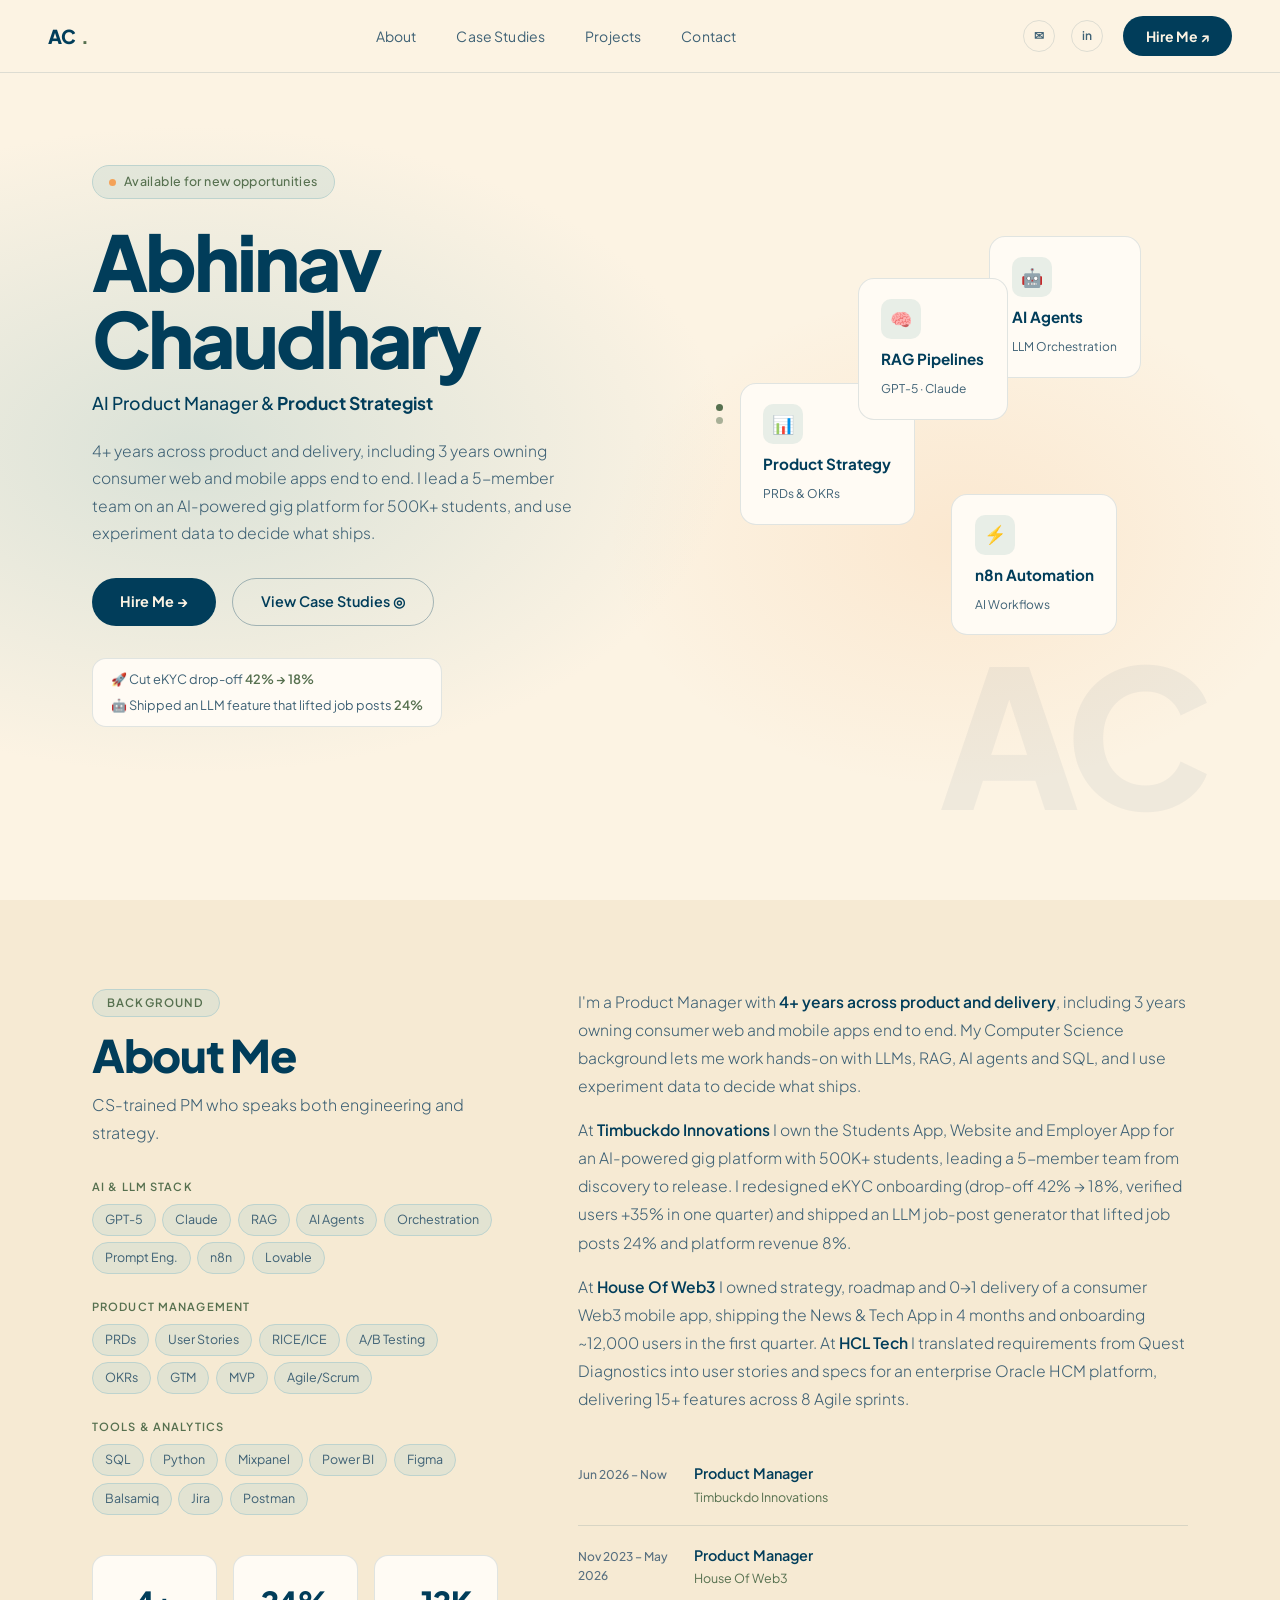
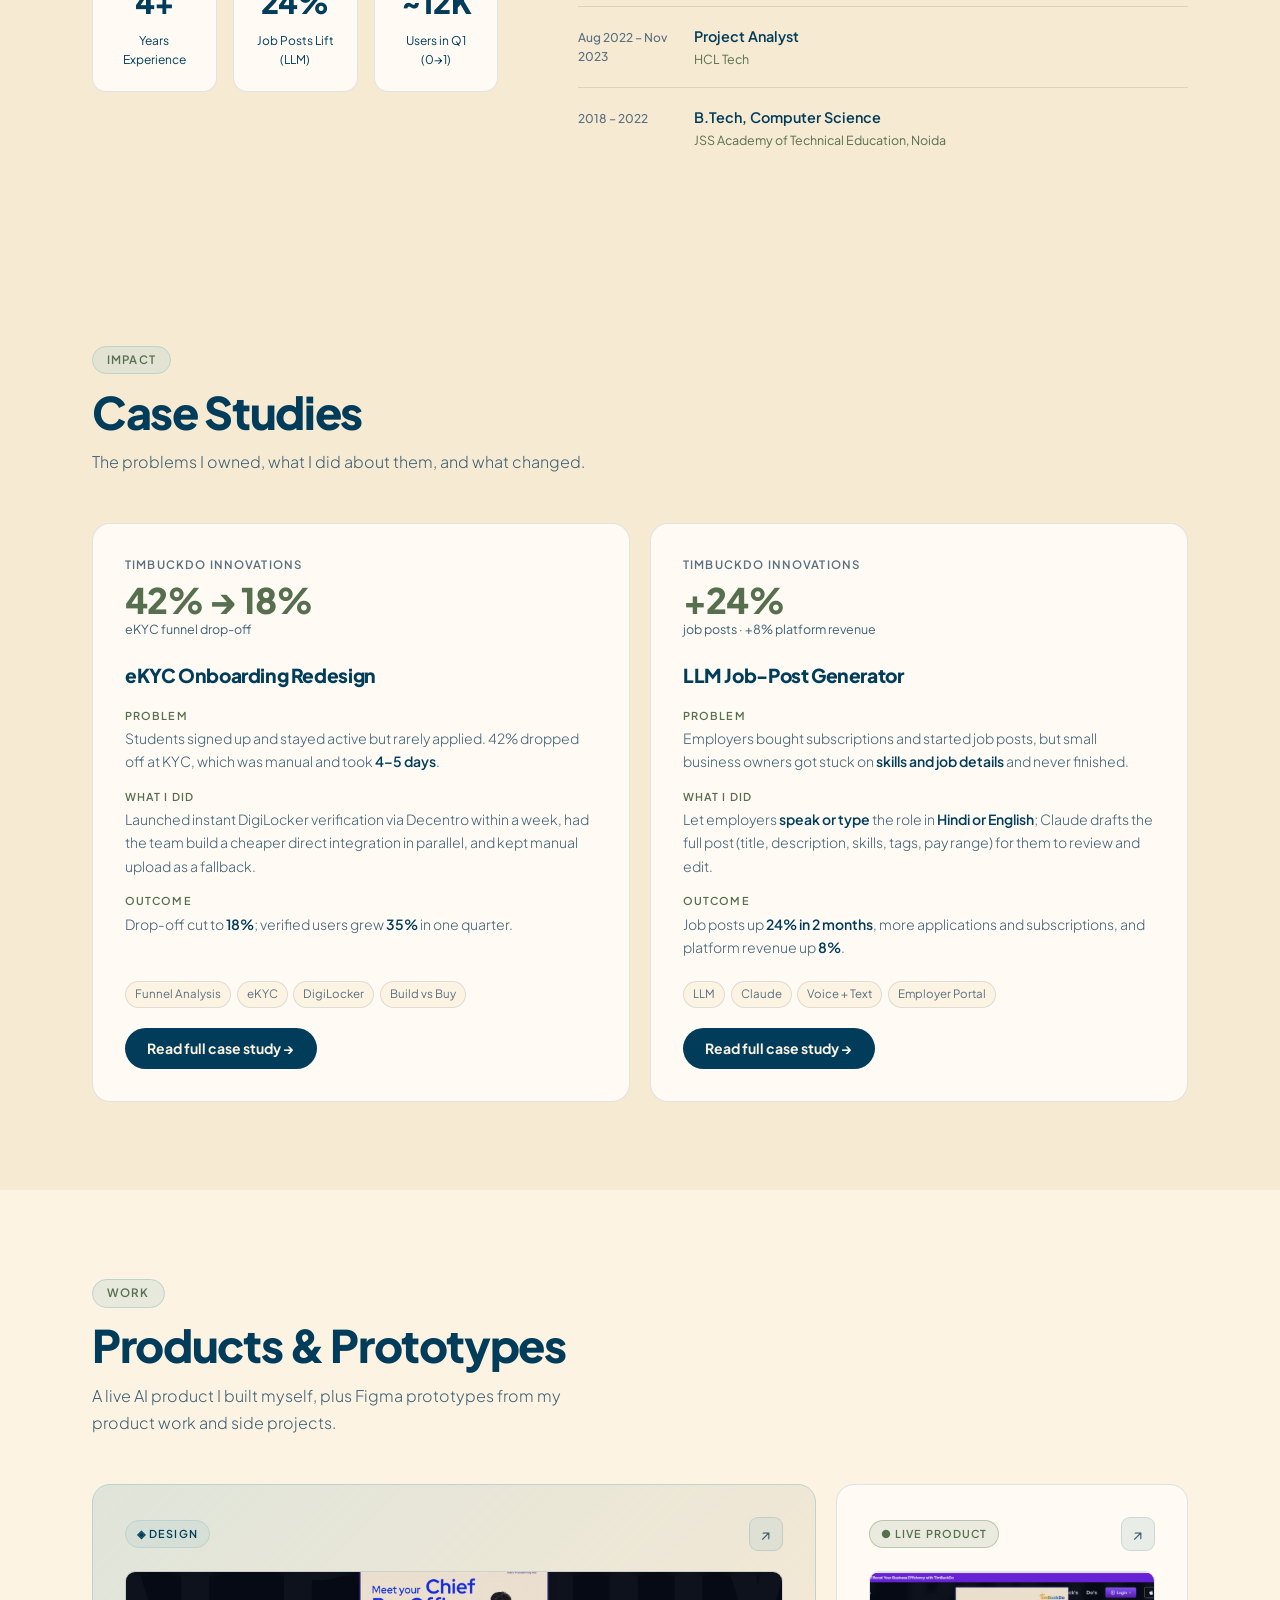
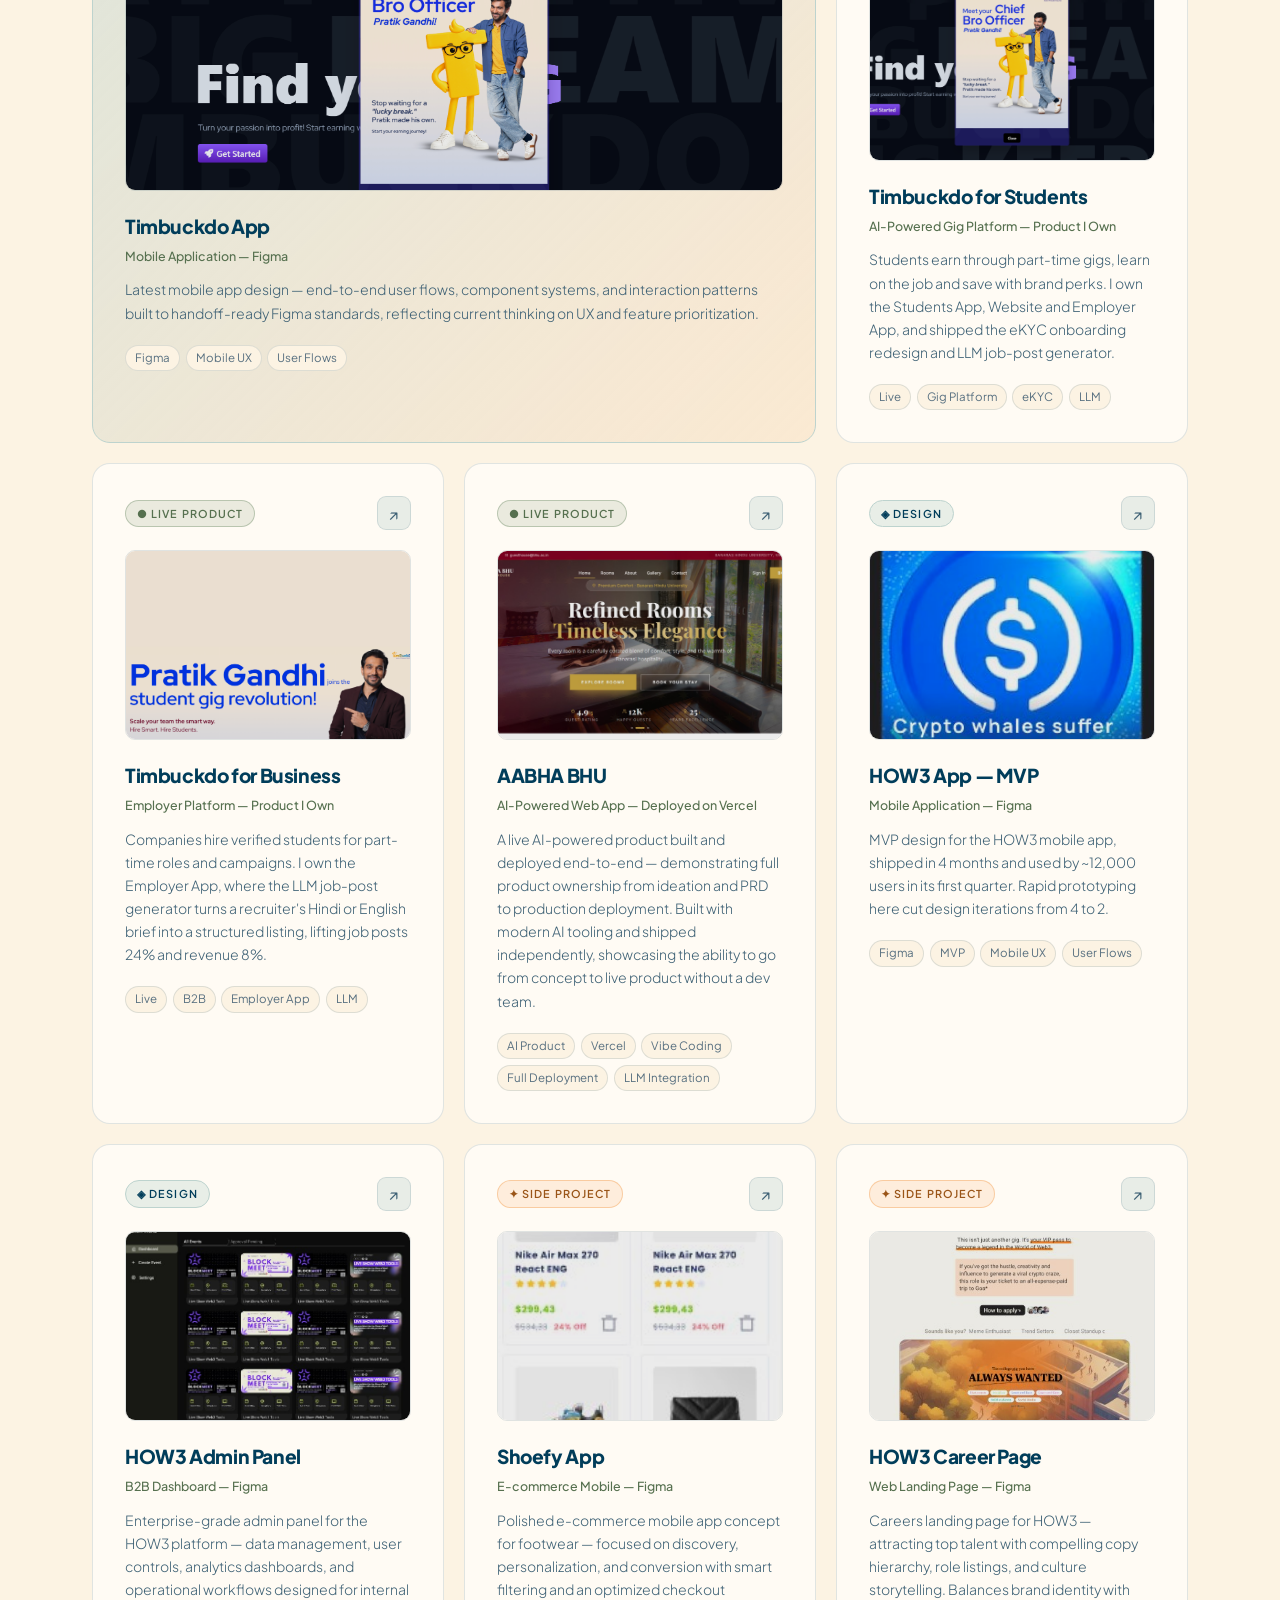
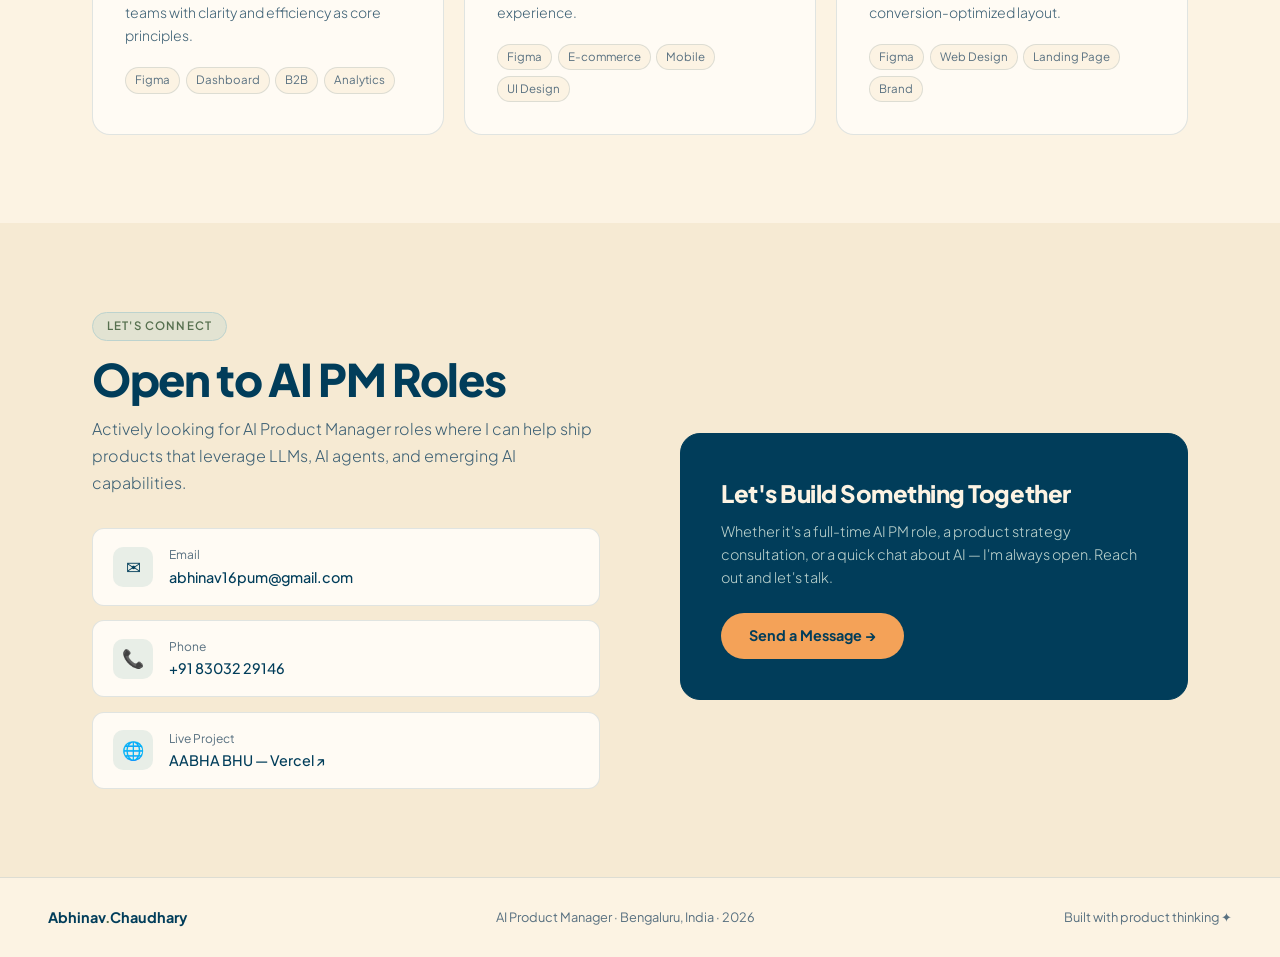
<file: index.html>
<!DOCTYPE html>
<html lang="en">
<head>
<meta charset="UTF-8"/>
<meta name="viewport" content="width=device-width, initial-scale=1.0"/>
<title>Abhinav Chaudhary — AI Product Manager</title>
<link href="https://fonts.googleapis.com/css2?family=Plus+Jakarta+Sans:wght@300;400;500;600;700;800&display=swap" rel="stylesheet"/>
<style>
*,*::before,*::after{box-sizing:border-box;margin:0;padding:0}
:root{
  --bg:#FCF3E3;
  --bg2:#F6EAD3;
  --card:#FFFBF4;
  --card2:#FFFFFF;
  --ink:#013D5A;
  --marigold:#F4A258;
  --celeste:#BDD3CE;
  --celeste-tint:rgba(189,211,206,0.35);
  --herb:#708C69;
  --accent:#56704F;
  --warn-ink:#9A5518;
  --text:#013D5A;
  --text2:#3E6175;
  --text3:#587080;
  --border:rgba(1,61,90,0.12);
  --border-hover:rgba(1,61,90,0.32);
  --font:'Plus Jakarta Sans',sans-serif;
}
html{scroll-behavior:smooth}
body{background:var(--bg);color:var(--text);font-family:var(--font);overflow-x:hidden;line-height:1.6}

/* ── SCROLLBAR ── */
::-webkit-scrollbar{width:4px}
::-webkit-scrollbar-track{background:var(--bg)}
::-webkit-scrollbar-thumb{background:var(--celeste);border-radius:2px}

/* ── NAV ── */
nav{
  position:fixed;top:0;left:0;right:0;z-index:200;
  display:flex;align-items:center;justify-content:space-between;
  padding:1rem 3rem;
  background:rgba(252,243,227,0.88);
  backdrop-filter:blur(20px);
  border-bottom:1px solid var(--border);
}
.nav-logo{
  font-size:1.2rem;font-weight:800;color:var(--text);text-decoration:none;
  letter-spacing:-0.02em;display:flex;align-items:center;gap:6px;
}
.nav-logo span{color:var(--accent)}
.nav-links{display:flex;align-items:center;gap:2.5rem;list-style:none}
.nav-links a{font-size:0.875rem;font-weight:400;color:var(--text2);text-decoration:none;transition:color .2s;letter-spacing:.01em}
.nav-links a:hover{color:var(--accent)}
.nav-socials{display:flex;align-items:center;gap:1rem}
.nav-social{width:32px;height:32px;border-radius:50%;border:1px solid var(--border);display:flex;align-items:center;justify-content:center;text-decoration:none;color:var(--text2);font-size:12px;font-weight:600;transition:all .2s}
.nav-social:hover{border-color:var(--accent);color:var(--accent)}
.btn-hire{
  background:var(--ink);color:var(--bg);padding:.55rem 1.4rem;
  border-radius:100px;font-weight:700;font-size:.875rem;
  text-decoration:none;transition:all .2s;white-space:nowrap;
  display:inline-flex;align-items:center;gap:6px;
}
.btn-hire:hover{background:var(--marigold);color:var(--ink);transform:translateY(-1px)}

/* ── HERO ── */
#hero{
  min-height:100vh;display:flex;align-items:center;
  position:relative;overflow:hidden;padding-top:5rem;
}
.hero-glow{
  position:absolute;inset:0;pointer-events:none;
  background:
    radial-gradient(ellipse 70% 60% at 15% 50%,rgba(189,211,206,0.55) 0%,transparent 60%),
    radial-gradient(ellipse 50% 50% at 75% 60%,rgba(244,162,88,0.14) 0%,transparent 55%);
}
.hero-watermark{
  position:absolute;right:6%;bottom:8%;
  font-size:clamp(7rem,15vw,14rem);font-weight:900;
  color:rgba(1,61,90,0.05);letter-spacing:-.05em;
  pointer-events:none;user-select:none;line-height:1;
}
.hero-inner{
  max-width:1160px;margin:0 auto;padding:0 2rem;
  display:grid;grid-template-columns:1.1fr 0.9fr;gap:3rem;align-items:center;
  width:100%;
}
.hero-avail{
  display:inline-flex;align-items:center;gap:8px;
  background:var(--celeste-tint);border:1px solid var(--celeste);
  border-radius:100px;padding:6px 16px;
  font-size:.78rem;color:var(--accent);font-weight:500;
  margin-bottom:1.5rem;letter-spacing:.03em;
}
.hero-avail::before{content:'';width:7px;height:7px;border-radius:50%;background:var(--marigold);animation:blink 2s infinite}
@keyframes blink{0%,100%{opacity:1}50%{opacity:.3}}
h1.hero-name{
  font-size:clamp(3.2rem,6vw,5.5rem);
  font-weight:800;line-height:1.0;letter-spacing:-.04em;
  margin-bottom:.75rem;
}
h1.hero-name .g{color:var(--ink)}
.hero-role{
  font-size:1.1rem;font-weight:500;color:var(--ink);margin-bottom:1.25rem;
}
.hero-role strong{color:var(--ink);font-weight:700}
.hero-desc{
  font-size:.975rem;color:var(--text2);font-weight:300;
  line-height:1.75;max-width:480px;margin-bottom:2rem;
}
.hero-btns{display:flex;gap:1rem;flex-wrap:wrap;margin-bottom:2rem}
.btn-primary{
  background:var(--ink);color:var(--bg);padding:.7rem 1.75rem;
  border-radius:100px;font-weight:700;font-size:.9rem;
  text-decoration:none;transition:all .2s;
  display:inline-flex;align-items:center;gap:8px;
}
.btn-primary:hover{background:var(--marigold);color:var(--ink);transform:translateY(-1px)}
.btn-outline{
  background:transparent;color:var(--ink);
  padding:.7rem 1.75rem;border-radius:100px;
  border:1px solid var(--border-hover);
  font-weight:600;font-size:.9rem;text-decoration:none;
  display:inline-flex;align-items:center;gap:8px;transition:all .2s;
}
.btn-outline:hover{background:var(--celeste-tint);border-color:var(--ink)}
.hero-notice{
  display:inline-flex;flex-direction:column;gap:6px;
  background:var(--card);border:1px solid var(--border);
  border-radius:14px;padding:10px 18px;font-size:.8rem;color:var(--text2);
}
.hero-notice span{color:var(--accent);font-weight:600}

/* floating cards */
.hero-right{position:relative;height:420px;display:flex;align-items:center;justify-content:center}
.float-cards{position:relative;width:100%;height:100%}
.fcard{
  position:absolute;
  background:var(--card);
  border:1px solid var(--border);
  border-radius:16px;padding:1.25rem 1.4rem;
  display:flex;flex-direction:column;align-items:flex-start;gap:8px;
  min-width:150px;
  animation:floatY 4s ease-in-out infinite;
  transition:border-color .2s;
}
.fcard:hover{border-color:var(--border-hover)}
.fcard-icon{
  width:40px;height:40px;border-radius:10px;
  background:var(--celeste-tint);
  display:flex;align-items:center;justify-content:center;
  font-size:18px;
}
.fcard-title{font-size:.95rem;font-weight:700;color:var(--text)}
.fcard-sub{font-size:.75rem;color:var(--text2);font-weight:400}

.fcard:nth-child(1){top:0;right:10%;animation-delay:0s}
.fcard:nth-child(2){top:35%;left:5%;animation-delay:1.3s}
.fcard:nth-child(3){bottom:5%;right:15%;animation-delay:.7s}
.fcard:nth-child(4){top:10%;left:30%;animation-delay:1.9s}

@keyframes floatY{
  0%,100%{transform:translateY(0)}
  50%{transform:translateY(-12px)}
}
.dots{position:absolute;left:0;top:40%;display:flex;flex-direction:column;gap:6px}
.dot{width:7px;height:7px;border-radius:50%;background:var(--accent);opacity:.5}
.dot:first-child{opacity:1}

/* ── SECTION COMMON ── */
section{padding:5.5rem 0}
.container{max-width:1160px;margin:0 auto;padding:0 2rem}
.sec-badge{
  display:inline-flex;align-items:center;gap:6px;
  background:var(--celeste-tint);border:1px solid var(--celeste);
  border-radius:100px;padding:4px 14px;
  font-size:.72rem;letter-spacing:.1em;text-transform:uppercase;
  color:var(--accent);font-weight:600;margin-bottom:.8rem;
}
h2.sec-title{
  font-size:clamp(2rem,3.5vw,2.8rem);font-weight:800;
  letter-spacing:-.03em;margin-bottom:.75rem;line-height:1.1;
}
h2.sec-title span{color:var(--ink)}
.sec-desc{color:var(--text2);font-size:1rem;font-weight:300;max-width:520px;line-height:1.7}

/* ── ABOUT ── */
#about{background:var(--bg2)}
.about-grid{display:grid;grid-template-columns:1fr 1.5fr;gap:5rem;align-items:start}
.about-skills-grid{display:flex;flex-direction:column;gap:1.5rem;margin-top:2rem}
.skill-row-label{font-size:.7rem;letter-spacing:.1em;text-transform:uppercase;color:var(--accent);margin-bottom:.5rem;font-weight:600}
.skill-pills{display:flex;flex-wrap:wrap;gap:.4rem}
.pill{
  padding:5px 12px;font-size:.78rem;
  background:var(--celeste-tint);
  border:1px solid var(--celeste);
  border-radius:100px;color:var(--text2);font-weight:400;
  transition:all .2s;
}
.pill:hover{background:var(--celeste);color:var(--ink);border-color:var(--ink)}
.about-text p{color:var(--text2);font-weight:300;line-height:1.8;margin-bottom:1rem;font-size:.975rem}
.about-text p strong{color:var(--text);font-weight:600}
.timeline{margin-top:2rem;display:flex;flex-direction:column;gap:0}
.titem{
  display:grid;grid-template-columns:100px 1fr;gap:1rem;
  padding:1.1rem 0;border-bottom:1px solid var(--border);
  align-items:start;
}
.titem:last-child{border-bottom:none}
.tdate{font-size:.75rem;color:var(--text3);padding-top:3px;font-weight:500}
.trole{font-weight:600;font-size:.9rem;margin-bottom:2px}
.tco{font-size:.78rem;color:var(--accent)}

/* stats row */
.stats-row{
  display:grid;grid-template-columns:repeat(3,1fr);gap:1rem;
  margin-top:2.5rem;
}
.scard{
  background:var(--card);border:1px solid var(--border);
  border-radius:14px;padding:1.4rem;text-align:center;
  transition:border-color .2s,background .2s;
}
.scard:hover{border-color:var(--border-hover);background:var(--card2)}
.scard-num{font-size:1.9rem;font-weight:800;letter-spacing:-.03em;color:var(--text)}
.scard-num span{color:var(--ink)}
.scard-lbl{font-size:.75rem;color:var(--ink);margin-top:.25rem;font-weight:400}

/* ── PROJECTS ── */
#projects{}
.projects-intro{display:flex;justify-content:space-between;align-items:flex-end;margin-bottom:3rem;flex-wrap:wrap;gap:1rem}
.proj-grid{display:grid;grid-template-columns:repeat(auto-fit,minmax(340px,1fr));gap:1.25rem}

.pcard{
  background:var(--card);border:1px solid var(--border);
  border-radius:18px;padding:2rem;
  transition:all .3s;cursor:pointer;
  text-decoration:none;color:inherit;display:block;
  position:relative;overflow:hidden;
}
.pcard::after{
  content:'';position:absolute;inset:0;
  background:radial-gradient(circle at 80% 20%,rgba(244,162,88,0.08),transparent 60%);
  opacity:0;transition:opacity .3s;pointer-events:none;
}
.pcard:hover{border-color:var(--border-hover);transform:translateY(-4px);background:var(--card2)}
.pcard:hover::after{opacity:1}
.pcard.featured{
  grid-column:span 2;
  background:linear-gradient(135deg,rgba(189,211,206,0.45),rgba(244,162,88,0.12));
  border-color:var(--celeste);
}
.pcard-top{display:flex;justify-content:space-between;align-items:center;margin-bottom:1.25rem}
.pbadge{
  font-size:.68rem;letter-spacing:.1em;text-transform:uppercase;
  padding:4px 11px;border-radius:100px;font-weight:600;
}
.live{background:rgba(112,140,105,0.15);color:var(--accent);border:1px solid rgba(112,140,105,0.4)}
.design{background:var(--celeste-tint);color:var(--ink);border:1px solid var(--celeste)}
.side{background:rgba(244,162,88,0.15);color:var(--warn-ink);border:1px solid rgba(244,162,88,0.45)}
.plink-btn{
  width:34px;height:34px;border-radius:9px;
  background:var(--celeste-tint);border:1px solid var(--border);
  display:flex;align-items:center;justify-content:center;
  color:var(--text2);font-size:16px;text-decoration:none;
  transition:all .2s;flex-shrink:0;
}
.pcard:hover .plink-btn{background:var(--marigold);color:var(--ink);border-color:var(--marigold)}
.pimg{
  width:100%;height:190px;object-fit:cover;border-radius:10px;
  margin-bottom:1.25rem;border:1px solid var(--border);display:block;
  filter:brightness(.92) saturate(1.1);transition:filter .3s;
}
.pcard.featured .pimg{height:220px}
.pcard:hover .pimg{filter:brightness(1) saturate(1.2)}
.ptitle{font-size:1.2rem;font-weight:800;letter-spacing:-.02em;margin-bottom:.3rem}
.psubtitle{font-size:.78rem;color:var(--accent);margin-bottom:.75rem;font-weight:500}
.pdesc{font-size:.875rem;color:var(--text2);line-height:1.65;font-weight:300;margin-bottom:1.25rem}
.ptags{display:flex;flex-wrap:wrap;gap:.35rem}
.ptag{
  padding:3px 9px;font-size:.72rem;
  background:var(--bg);
  border:1px solid var(--border);
  border-radius:100px;color:var(--text3);
}

/* ── CASE STUDIES ── */
#cases{background:var(--bg2)}
.cs-grid{display:grid;grid-template-columns:repeat(2,1fr);gap:1.25rem;margin-top:3rem}
.cscard{
  background:var(--card);border:1px solid var(--border);
  border-radius:18px;padding:2rem;transition:border-color .2s;
  display:flex;flex-direction:column;
}
.cscard:hover{border-color:var(--border-hover)}
.cs-co{font-size:.72rem;letter-spacing:.1em;text-transform:uppercase;color:var(--text3);font-weight:600;margin-bottom:.4rem}
.cs-metric{font-size:2.2rem;font-weight:800;letter-spacing:-.03em;color:var(--accent);line-height:1.1}
.cs-metric-lbl{font-size:.78rem;color:var(--text2);margin-bottom:1.25rem}
.cs-title{font-size:1.2rem;font-weight:800;letter-spacing:-.02em;margin-bottom:1rem}
.cs-step{margin-bottom:.9rem}
.cs-step-lbl{font-size:.68rem;letter-spacing:.1em;text-transform:uppercase;color:var(--accent);font-weight:600;margin-bottom:.2rem}
.cs-step p{font-size:.875rem;color:var(--text2);line-height:1.65;font-weight:300}
.cs-step p strong{color:var(--text);font-weight:600}
.cscard .ptags{margin-top:auto;padding-top:.5rem}
.cs-link{
  align-self:flex-start;margin-top:1.25rem;
  background:var(--ink);color:var(--bg);padding:.6rem 1.4rem;
  border-radius:100px;font-size:.875rem;font-weight:700;
  text-decoration:none;transition:all .2s;
}
.cs-link:hover{background:var(--marigold);color:var(--ink);transform:translateY(-1px)}

/* ── CONTACT ── */
#contact{background:var(--bg2)}
.contact-wrap{
  display:grid;grid-template-columns:1fr 1fr;gap:5rem;align-items:center;
}
.contact-links{display:flex;flex-direction:column;gap:.9rem;margin-top:2rem}
.clink{
  display:flex;align-items:center;gap:1rem;
  background:var(--card);border:1px solid var(--border);
  border-radius:12px;padding:1rem 1.25rem;
  text-decoration:none;color:var(--text);
  transition:all .2s;
}
.clink:hover{border-color:var(--border-hover);background:var(--card2);transform:translateX(4px)}
.clink-icon{
  width:40px;height:40px;border-radius:10px;
  background:var(--celeste-tint);
  display:flex;align-items:center;justify-content:center;
  font-size:18px;flex-shrink:0;
}
.clink-lbl{font-size:.75rem;color:var(--text3);margin-bottom:1px}
.clink-val{font-size:.9rem;font-weight:500}

/* CTA box */
.cta-box{
  background:var(--ink);
  border:1px solid var(--ink);
  border-radius:20px;padding:2.5rem;margin-top:2rem;
}
.cta-box h3{color:var(--bg);font-size:1.5rem;font-weight:800;letter-spacing:-.02em;margin-bottom:.5rem}
.cta-box p{color:var(--celeste);font-size:.9rem;margin-bottom:1.5rem;font-weight:300}

.cta-box .btn-primary{background:var(--marigold);color:var(--ink)}
.cta-box .btn-primary:hover{background:var(--bg)}

/* ── FOOTER ── */
footer{
  border-top:1px solid var(--border);
  padding:1.75rem 3rem;
  display:flex;justify-content:space-between;align-items:center;
  font-size:.8rem;color:var(--text3);
}
.footer-brand{font-weight:700;color:var(--text);font-size:.9rem}
.footer-brand span{color:var(--accent)}

/* ── ANIMATIONS ── */
@keyframes fadeUp{from{opacity:0;transform:translateY(28px)}to{opacity:1;transform:translateY(0)}}
.hero-left>*{animation:fadeUp .65s ease both}
.hero-avail{animation-delay:.1s}
h1.hero-name{animation-delay:.2s}
.hero-role{animation-delay:.28s}
.hero-desc{animation-delay:.35s}
.hero-btns{animation-delay:.42s}
.hero-notice{animation-delay:.5s}
.hero-right{animation:fadeUp .7s .35s ease both}

/* ── RESPONSIVE ── */
@media(max-width:900px){
  nav{padding:1rem 1.5rem}
  .nav-links,.nav-socials{display:none}
  .hero-inner,.about-grid,.contact-wrap{grid-template-columns:1fr;gap:2.5rem}
  .hero-right{height:320px}
  .pcard.featured{grid-column:span 1}
  .proj-grid,.cs-grid{grid-template-columns:1fr}
  .stats-row{grid-template-columns:1fr 1fr}
  footer{flex-direction:column;gap:.5rem;text-align:center}
}
</style>
</head>
<body>

<!-- NAV -->
<nav>
  <a class="nav-logo" href="#">AC<span>.</span></a>
  <ul class="nav-links">
    <li><a href="#about">About</a></li>
    <li><a href="#cases">Case Studies</a></li>
    <li><a href="#projects">Projects</a></li>
    <li><a href="#contact">Contact</a></li>
  </ul>
  <div style="display:flex;align-items:center;gap:1.25rem">
    <div class="nav-socials">
      <a class="nav-social" href="mailto:abhinav16pum@gmail.com" title="Email">✉</a>
      <a class="nav-social" href="https://www.linkedin.com/in/abhichaudhary11/" target="_blank" title="LinkedIn">in</a>
    </div>
    <a class="btn-hire" href="mailto:abhinav16pum@gmail.com">Hire Me ↗</a>
  </div>
</nav>

<!-- HERO -->
<section id="hero">
  <div class="hero-glow"></div>
  <div class="hero-watermark">AC</div>
  <div class="hero-inner">
    <div class="hero-left">
      <div class="hero-avail">Available for new opportunities</div>
      <h1 class="hero-name">Abhinav<br><span class="g">Chaudhary</span></h1>
      <p class="hero-role">AI Product Manager &amp; <strong>Product Strategist</strong></p>
      <p class="hero-desc">4+ years across product and delivery, including 3 years owning consumer web and mobile apps end to end. I lead a 5-member team on an AI-powered gig platform for 500K+ students, and use experiment data to decide what ships.</p>
      <div class="hero-btns">
        <a class="btn-primary" href="mailto:abhinav16pum@gmail.com">Hire Me →</a>
        <a class="btn-outline" href="#cases">View Case Studies ◎</a>
      </div>
      <div class="hero-notice">
        <div>🚀 Cut eKYC drop-off <span>42% → 18%</span></div>
        <div>🤖 Shipped an LLM feature that lifted job posts <span>24%</span></div>
      </div>
    </div>
    <div class="hero-right">
      <div class="dots"><div class="dot"></div><div class="dot"></div></div>
      <div class="float-cards">
        <div class="fcard">
          <div class="fcard-icon">🤖</div>
          <div class="fcard-title">AI Agents</div>
          <div class="fcard-sub">LLM Orchestration</div>
        </div>
        <div class="fcard">
          <div class="fcard-icon">📊</div>
          <div class="fcard-title">Product Strategy</div>
          <div class="fcard-sub">PRDs &amp; OKRs</div>
        </div>
        <div class="fcard">
          <div class="fcard-icon">⚡</div>
          <div class="fcard-title">n8n Automation</div>
          <div class="fcard-sub">AI Workflows</div>
        </div>
        <div class="fcard">
          <div class="fcard-icon">🧠</div>
          <div class="fcard-title">RAG Pipelines</div>
          <div class="fcard-sub">GPT-5 · Claude</div>
        </div>
      </div>
    </div>
  </div>
</section>

<!-- ABOUT -->
<section id="about">
  <div class="container">
    <div class="about-grid">
      <div>
        <div class="sec-badge">Background</div>
        <h2 class="sec-title">About <span>Me</span></h2>
        <p class="sec-desc">CS-trained PM who speaks both engineering and strategy.</p>
        <div class="about-skills-grid">
          <div>
            <div class="skill-row-label">AI &amp; LLM Stack</div>
            <div class="skill-pills">
              <span class="pill">GPT-5</span><span class="pill">Claude</span><span class="pill">RAG</span>
              <span class="pill">AI Agents</span><span class="pill">Orchestration</span><span class="pill">Prompt Eng.</span>
              <span class="pill">n8n</span><span class="pill">Lovable</span>
            </div>
          </div>
          <div>
            <div class="skill-row-label">Product Management</div>
            <div class="skill-pills">
              <span class="pill">PRDs</span><span class="pill">User Stories</span><span class="pill">RICE/ICE</span>
              <span class="pill">A/B Testing</span><span class="pill">OKRs</span><span class="pill">GTM</span>
              <span class="pill">MVP</span><span class="pill">Agile/Scrum</span>
            </div>
          </div>
          <div>
            <div class="skill-row-label">Tools &amp; Analytics</div>
            <div class="skill-pills">
              <span class="pill">SQL</span><span class="pill">Python</span><span class="pill">Mixpanel</span>
              <span class="pill">Power BI</span><span class="pill">Figma</span><span class="pill">Balsamiq</span>
              <span class="pill">Jira</span><span class="pill">Postman</span>
            </div>
          </div>
        </div>
        <div class="stats-row">
          <div class="scard"><div class="scard-num">4<span>+</span></div><div class="scard-lbl">Years Experience</div></div>
          <div class="scard"><div class="scard-num">24<span>%</span></div><div class="scard-lbl">Job Posts Lift (LLM)</div></div>
          <div class="scard"><div class="scard-num">~12<span>K</span></div><div class="scard-lbl">Users in Q1 (0→1)</div></div>
        </div>
      </div>
      <div class="about-text">
        <p>I'm a Product Manager with <strong>4+ years across product and delivery</strong>, including 3 years owning consumer web and mobile apps end to end. My Computer Science background lets me work hands-on with LLMs, RAG, AI agents and SQL, and I use experiment data to decide what ships.</p>
        <p>At <strong>Timbuckdo Innovations</strong> I own the Students App, Website and Employer App for an AI-powered gig platform with 500K+ students, leading a 5-member team from discovery to release. I redesigned eKYC onboarding (drop-off 42% → 18%, verified users +35% in one quarter) and shipped an LLM job-post generator that lifted job posts 24% and platform revenue 8%.</p>
        <p>At <strong>House Of Web3</strong> I owned strategy, roadmap and 0→1 delivery of a consumer Web3 mobile app, shipping the News &amp; Tech App in 4 months and onboarding ~12,000 users in the first quarter. At <strong>HCL Tech</strong> I translated requirements from Quest Diagnostics into user stories and specs for an enterprise Oracle HCM platform, delivering 15+ features across 8 Agile sprints.</p>
        <div class="timeline">
          <div class="titem">
            <div class="tdate">Jun 2026 – Now</div>
            <div><div class="trole">Product Manager</div><div class="tco">Timbuckdo Innovations</div></div>
          </div>
          <div class="titem">
            <div class="tdate">Nov 2023 – May 2026</div>
            <div><div class="trole">Product Manager</div><div class="tco">House Of Web3</div></div>
          </div>
          <div class="titem">
            <div class="tdate">Aug 2022 – Nov 2023</div>
            <div><div class="trole">Project Analyst</div><div class="tco">HCL Tech</div></div>
          </div>
          <div class="titem">
            <div class="tdate">2018 – 2022</div>
            <div><div class="trole">B.Tech, Computer Science</div><div class="tco">JSS Academy of Technical Education, Noida</div></div>
          </div>
        </div>
      </div>
    </div>
  </div>
</section>

<!-- CASE STUDIES -->
<section id="cases">
  <div class="container">
    <div class="sec-badge">Impact</div>
    <h2 class="sec-title">Case <span>Studies</span></h2>
    <p class="sec-desc">The problems I owned, what I did about them, and what changed.</p>
    <div class="cs-grid">

      <div class="cscard">
        <div class="cs-co">Timbuckdo Innovations</div>
        <div class="cs-metric">42% → 18%</div>
        <div class="cs-metric-lbl">eKYC funnel drop-off</div>
        <div class="cs-title">eKYC Onboarding Redesign</div>
        <div class="cs-step"><div class="cs-step-lbl">Problem</div><p>Students signed up and stayed active but rarely applied. 42% dropped off at KYC, which was manual and took <strong>4–5 days</strong>.</p></div>
        <div class="cs-step"><div class="cs-step-lbl">What I did</div><p>Launched instant DigiLocker verification via Decentro within a week, had the team build a cheaper direct integration in parallel, and kept manual upload as a fallback.</p></div>
        <div class="cs-step"><div class="cs-step-lbl">Outcome</div><p>Drop-off cut to <strong>18%</strong>; verified users grew <strong>35%</strong> in one quarter.</p></div>
        <div class="ptags"><span class="ptag">Funnel Analysis</span><span class="ptag">eKYC</span><span class="ptag">DigiLocker</span><span class="ptag">Build vs Buy</span></div>
        <a class="cs-link" href="ekyc-case-study.html">Read full case study →</a>
      </div>

      <div class="cscard">
        <div class="cs-co">Timbuckdo Innovations</div>
        <div class="cs-metric">+24%</div>
        <div class="cs-metric-lbl">job posts · +8% platform revenue</div>
        <div class="cs-title">LLM Job-Post Generator</div>
        <div class="cs-step"><div class="cs-step-lbl">Problem</div><p>Employers bought subscriptions and started job posts, but small business owners got stuck on <strong>skills and job details</strong> and never finished.</p></div>
        <div class="cs-step"><div class="cs-step-lbl">What I did</div><p>Let employers <strong>speak or type</strong> the role in <strong>Hindi or English</strong>; Claude drafts the full post (title, description, skills, tags, pay range) for them to review and edit.</p></div>
        <div class="cs-step"><div class="cs-step-lbl">Outcome</div><p>Job posts up <strong>24% in 2 months</strong>, more applications and subscriptions, and platform revenue up <strong>8%</strong>.</p></div>
        <div class="ptags"><span class="ptag">LLM</span><span class="ptag">Claude</span><span class="ptag">Voice + Text</span><span class="ptag">Employer Portal</span></div>
        <a class="cs-link" href="job-post-case-study.html">Read full case study →</a>
      </div>

    </div>
  </div>
</section>

<!-- PROJECTS -->
<section id="projects">
  <div class="container">
    <div class="projects-intro">
      <div>
        <div class="sec-badge">Work</div>
        <h2 class="sec-title">Products &amp; <span>Prototypes</span></h2>
        <p class="sec-desc">A live AI product I built myself, plus Figma prototypes from my product work and side projects.</p>
      </div>
    </div>
    <div class="proj-grid">

      <!-- Timbuckdo App featured -->
      <a class="pcard featured" href="https://www.figma.com/design/5OToNNXbj57M0mGNp92IXp/Timbuckdo-App-1.0?node-id=0-1&t=Rjz4b7fZ0qFMoFNl-0" target="_blank">
        <div class="pcard-top">
          <span class="pbadge design">◈ Design</span>
          <div class="plink-btn">↗</div>
        </div>
        <img class="pimg" src="timbuckdo.jpg" alt="Timbuckdo App" loading="lazy"/>
        <div class="ptitle">Timbuckdo App</div>
        <div class="psubtitle">Mobile Application — Figma</div>
        <p class="pdesc">Latest mobile app design — end-to-end user flows, component systems, and interaction patterns built to handoff-ready Figma standards, reflecting current thinking on UX and feature prioritization.</p>
        <div class="ptags">
          <span class="ptag">Figma</span><span class="ptag">Mobile UX</span><span class="ptag">User Flows</span>
        </div>
      </a>

      <!-- Timbuckdo Students live -->
      <a class="pcard" href="https://timbuckdo.com/students" target="_blank">
        <div class="pcard-top">
          <span class="pbadge live">● Live Product</span>
          <div class="plink-btn">↗</div>
        </div>
        <img class="pimg" src="timbuckdo.jpg" alt="Timbuckdo for Students" loading="lazy"/>
        <div class="ptitle">Timbuckdo for Students</div>
        <div class="psubtitle">AI-Powered Gig Platform — Product I Own</div>
        <p class="pdesc">Students earn through part-time gigs, learn on the job and save with brand perks. I own the Students App, Website and Employer App, and shipped the eKYC onboarding redesign and LLM job-post generator.</p>
        <div class="ptags">
          <span class="ptag">Live</span><span class="ptag">Gig Platform</span><span class="ptag">eKYC</span><span class="ptag">LLM</span>
        </div>
      </a>

      <!-- Timbuckdo Business live -->
      <a class="pcard" href="https://timbuckdo.com/business" target="_blank">
        <div class="pcard-top">
          <span class="pbadge live">● Live Product</span>
          <div class="plink-btn">↗</div>
        </div>
        <img class="pimg" src="timbuckdo-business.png" alt="Timbuckdo for Business — Pratik Gandhi joins the student gig revolution" loading="lazy" style="object-position:center bottom"/>
        <div class="ptitle">Timbuckdo for Business</div>
        <div class="psubtitle">Employer Platform — Product I Own</div>
        <p class="pdesc">Companies hire verified students for part-time roles and campaigns. I own the Employer App, where the LLM job-post generator turns a recruiter's Hindi or English brief into a structured listing, lifting job posts 24% and revenue 8%.</p>
        <div class="ptags">
          <span class="ptag">Live</span><span class="ptag">B2B</span><span class="ptag">Employer App</span><span class="ptag">LLM</span>
        </div>
      </a>

      <!-- AABHA BHU -->
      <a class="pcard" href="https://aabha-o3178tp63-abhinav-c-projects.vercel.app/" target="_blank">
        <div class="pcard-top">
          <span class="pbadge live">● Live Product</span>
          <div class="plink-btn">↗</div>
        </div>
        <img class="pimg" src="aabha-bhu.jpg" alt="AABHA BHU AI Web App" loading="lazy"/>
        <div class="ptitle">AABHA BHU</div>
        <div class="psubtitle">AI-Powered Web App — Deployed on Vercel</div>
        <p class="pdesc">A live AI-powered product built and deployed end-to-end — demonstrating full product ownership from ideation and PRD to production deployment. Built with modern AI tooling and shipped independently, showcasing the ability to go from concept to live product without a dev team.</p>
        <div class="ptags">
          <span class="ptag">AI Product</span><span class="ptag">Vercel</span><span class="ptag">Vibe Coding</span>
          <span class="ptag">Full Deployment</span><span class="ptag">LLM Integration</span>
        </div>
      </a>

      <!-- HOW3 App -->
      <a class="pcard" href="https://www.figma.com/design/ZxjR7529KnfM4QQ5LFw4Er/HOW3-App-MVP?node-id=0-1&t=Q5R7kKkIDlLDfYzU-1" target="_blank">
        <div class="pcard-top">
          <span class="pbadge design">◈ Design</span>
          <div class="plink-btn">↗</div>
        </div>
        <img class="pimg" src="how3-app.jpg" alt="HOW3 Mobile App MVP" loading="lazy"/>
        <div class="ptitle">HOW3 App — MVP</div>
        <div class="psubtitle">Mobile Application — Figma</div>
        <p class="pdesc">MVP design for the HOW3 mobile app, shipped in 4 months and used by ~12,000 users in its first quarter. Rapid prototyping here cut design iterations from 4 to 2.</p>
        <div class="ptags">
          <span class="ptag">Figma</span><span class="ptag">MVP</span><span class="ptag">Mobile UX</span><span class="ptag">User Flows</span>
        </div>
      </a>

      <!-- HOW3 Admin -->
      <a class="pcard" href="https://www.figma.com/design/zOg6tw3GSXit3kfYZrUBVM/Admin-Panel?node-id=0-1&t=EwSEipcYFQ2GW2x2-1" target="_blank">
        <div class="pcard-top">
          <span class="pbadge design">◈ Design</span>
          <div class="plink-btn">↗</div>
        </div>
        <img class="pimg" src="how3-admin.jpg" alt="HOW3 Admin Panel Dashboard" loading="lazy"/>
        <div class="ptitle">HOW3 Admin Panel</div>
        <div class="psubtitle">B2B Dashboard — Figma</div>
        <p class="pdesc">Enterprise-grade admin panel for the HOW3 platform — data management, user controls, analytics dashboards, and operational workflows designed for internal teams with clarity and efficiency as core principles.</p>
        <div class="ptags">
          <span class="ptag">Figma</span><span class="ptag">Dashboard</span><span class="ptag">B2B</span><span class="ptag">Analytics</span>
        </div>
      </a>

      <!-- Shoefy -->
      <a class="pcard" href="https://www.figma.com/design/Dm2W9XM1XhcBstCF1wmEE9/Shoefy-App?node-id=1-520&t=KTflENXUny8tiU2p-1" target="_blank">
        <div class="pcard-top">
          <span class="pbadge side">✦ Side Project</span>
          <div class="plink-btn">↗</div>
        </div>
        <img class="pimg" src="shoefy.jpg" alt="Shoefy E-commerce App" loading="lazy"/>
        <div class="ptitle">Shoefy App</div>
        <div class="psubtitle">E-commerce Mobile — Figma</div>
        <p class="pdesc">Polished e-commerce mobile app concept for footwear — focused on discovery, personalization, and conversion with smart filtering and an optimized checkout experience.</p>
        <div class="ptags">
          <span class="ptag">Figma</span><span class="ptag">E-commerce</span><span class="ptag">Mobile</span><span class="ptag">UI Design</span>
        </div>
      </a>

      <!-- Career Page -->
      <a class="pcard" href="https://www.figma.com/design/5MsHs4Gles0elrxn4e8qca/HOW-3-Career-Page?node-id=0-1&t=djeQ9Vnd10YCtPig-1" target="_blank">
        <div class="pcard-top">
          <span class="pbadge side">✦ Side Project</span>
          <div class="plink-btn">↗</div>
        </div>
        <img class="pimg" src="career-page.jpg" alt="HOW3 Career Page" loading="lazy"/>
        <div class="ptitle">HOW3 Career Page</div>
        <div class="psubtitle">Web Landing Page — Figma</div>
        <p class="pdesc">Careers landing page for HOW3 — attracting top talent with compelling copy hierarchy, role listings, and culture storytelling. Balances brand identity with conversion-optimized layout.</p>
        <div class="ptags">
          <span class="ptag">Figma</span><span class="ptag">Web Design</span><span class="ptag">Landing Page</span><span class="ptag">Brand</span>
        </div>
      </a>

    </div>
  </div>
</section>

<!-- CONTACT -->
<section id="contact">
  <div class="container">
    <div class="contact-wrap">
      <div>
        <div class="sec-badge">Let's Connect</div>
        <h2 class="sec-title">Open to <span>AI PM</span> Roles</h2>
        <p class="sec-desc">Actively looking for AI Product Manager roles where I can help ship products that leverage LLMs, AI agents, and emerging AI capabilities.</p>
        <div class="contact-links">
          <a class="clink" href="mailto:abhinav16pum@gmail.com">
            <div class="clink-icon">✉</div>
            <div><div class="clink-lbl">Email</div><div class="clink-val">abhinav16pum@gmail.com</div></div>
          </a>
          <a class="clink" href="tel:+918303229146">
            <div class="clink-icon">📞</div>
            <div><div class="clink-lbl">Phone</div><div class="clink-val">+91 83032 29146</div></div>
          </a>
          <a class="clink" href="https://aabha-o3178tp63-abhinav-c-projects.vercel.app/" target="_blank">
            <div class="clink-icon">🌐</div>
            <div><div class="clink-lbl">Live Project</div><div class="clink-val">AABHA BHU — Vercel ↗</div></div>
          </a>
        </div>
      </div>
      <div>
        <div class="cta-box">
          <h3>Let's Build Something Together</h3>
          <p>Whether it's a full-time AI PM role, a product strategy consultation, or a quick chat about AI — I'm always open. Reach out and let's talk.</p>
          <a class="btn-primary" href="mailto:abhinav16pum@gmail.com">Send a Message →</a>
        </div>
      </div>
    </div>
  </div>
</section>

<!-- FOOTER -->
<footer>
  <span class="footer-brand">Abhinav<span>.</span>Chaudhary</span>
  <span>AI Product Manager · Bengaluru, India · 2026</span>
  <span>Built with product thinking ✦</span>
</footer>

</body>
</html>
</file>
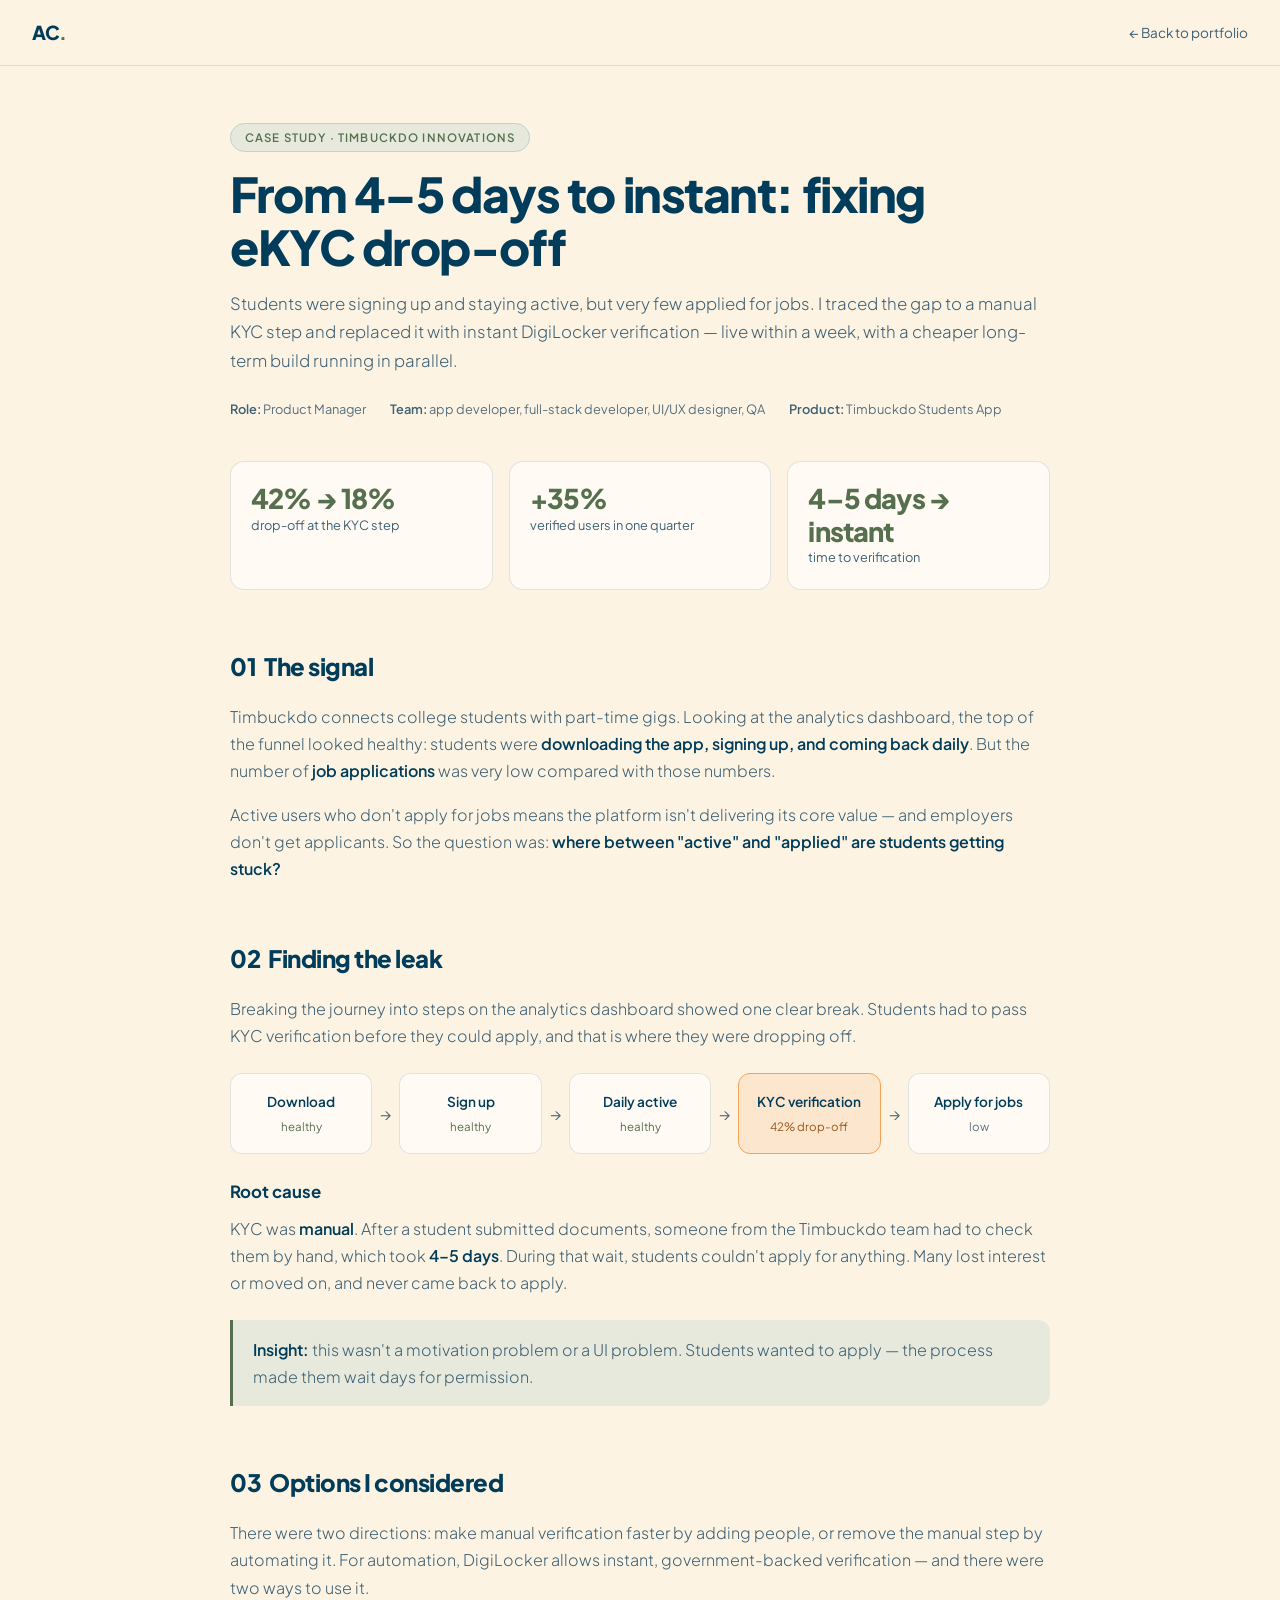
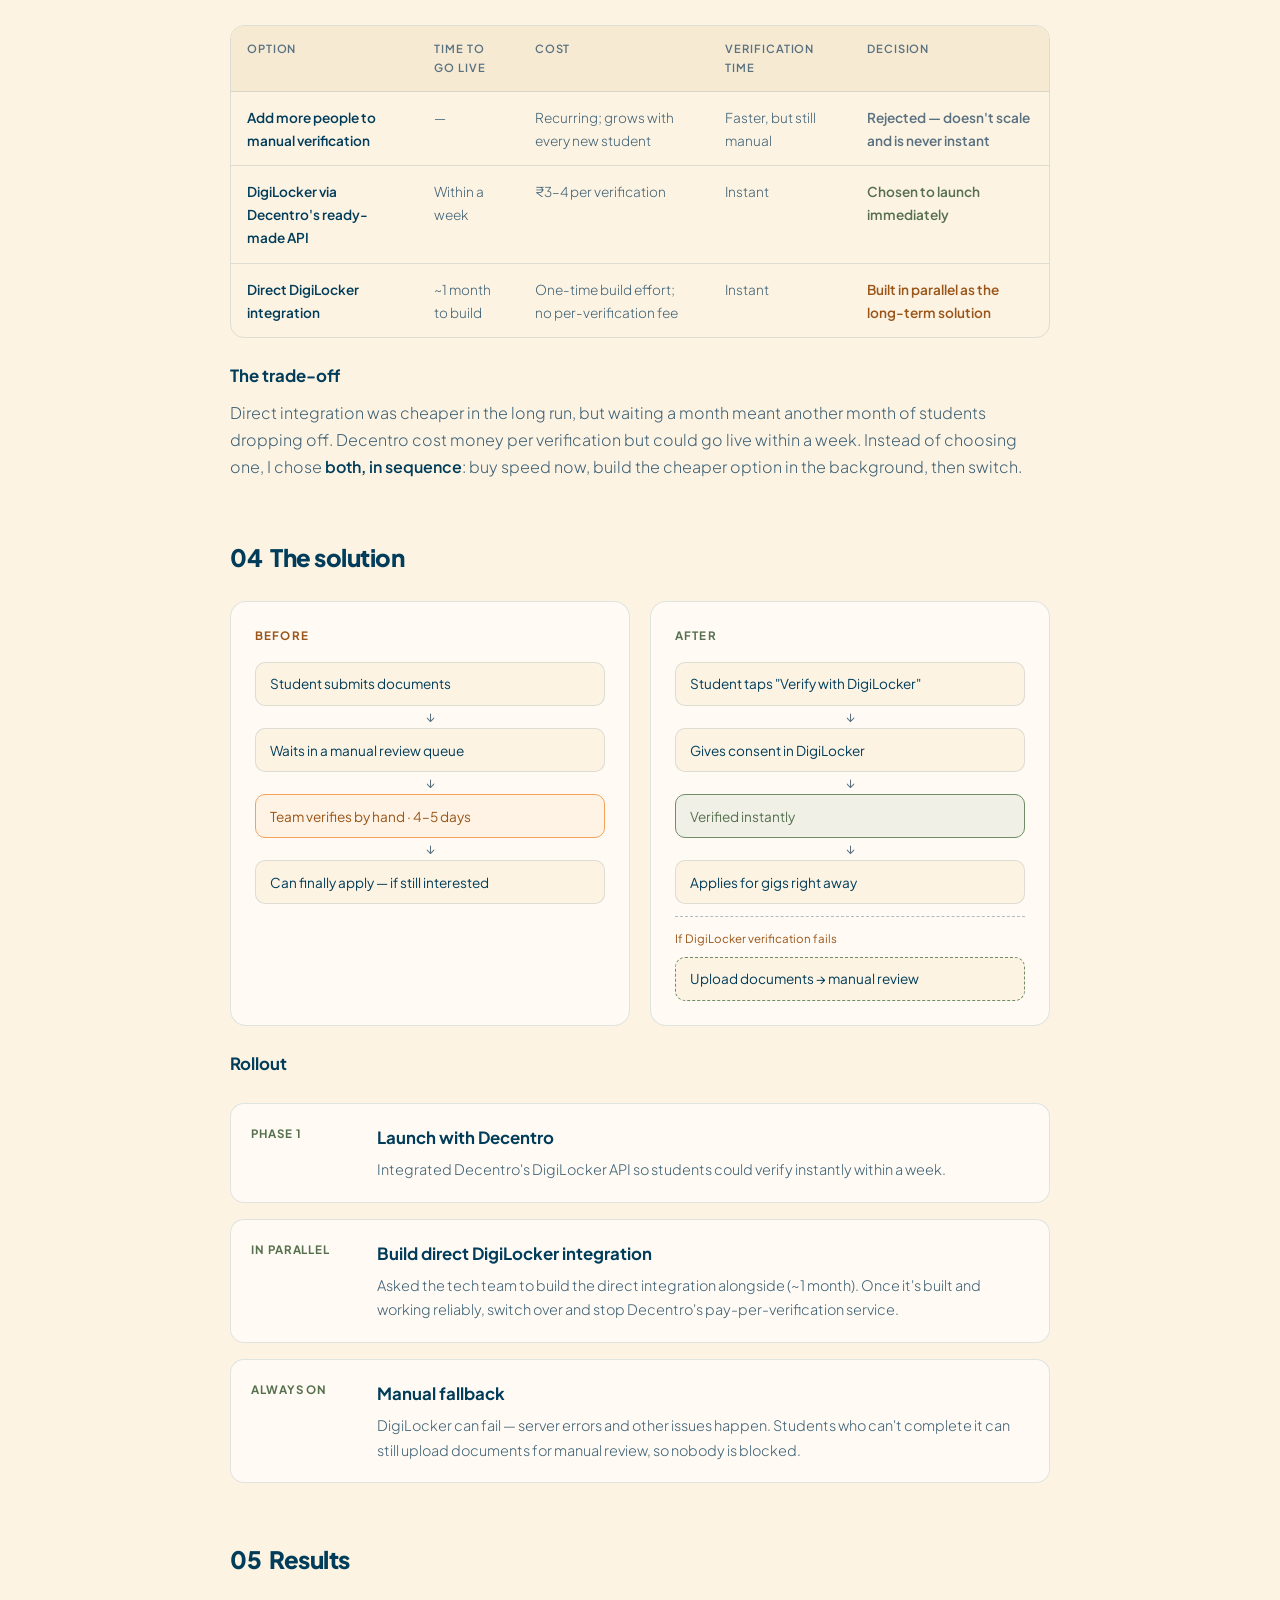
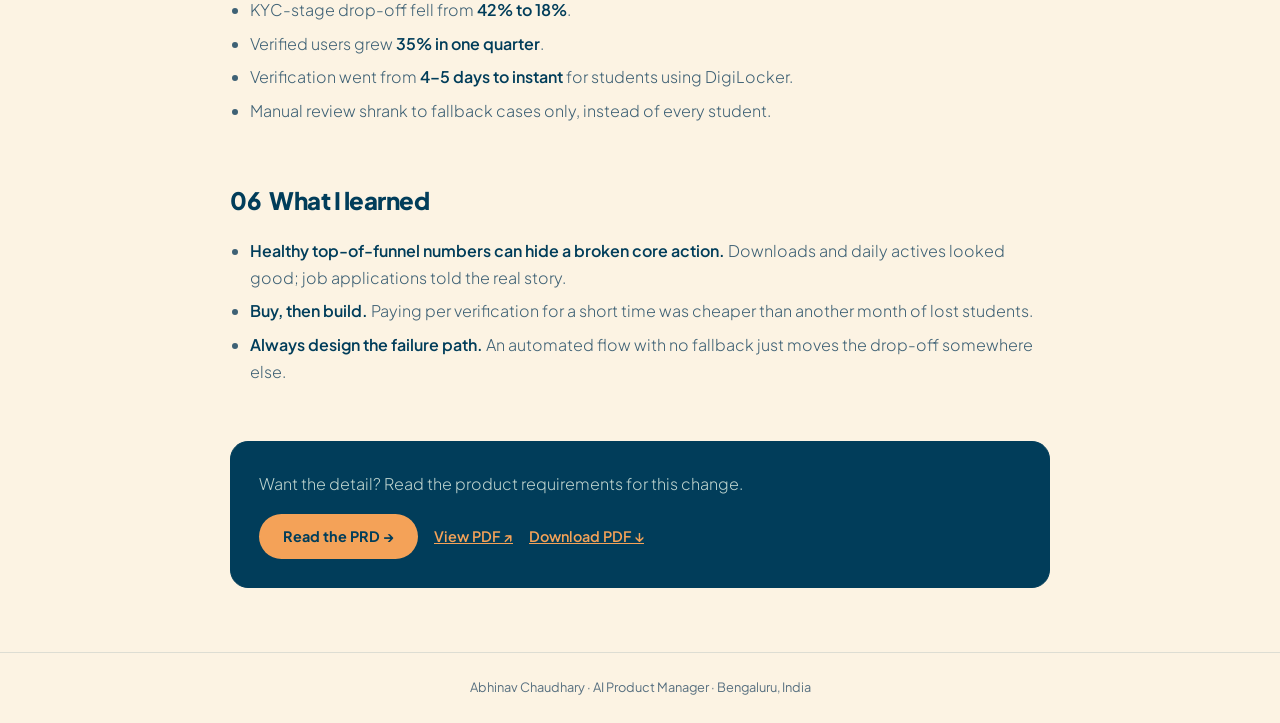
<file: ekyc-case-study.html>
<!DOCTYPE html>
<html lang="en">
<head>
<meta charset="UTF-8"/>
<meta name="viewport" content="width=device-width, initial-scale=1.0"/>
<title>eKYC Case Study — Abhinav Chaudhary</title>
<meta name="description" content="How I cut eKYC drop-off from 42% to 18% at Timbuckdo by replacing 4–5 day manual verification with instant DigiLocker verification."/>
<link href="https://fonts.googleapis.com/css2?family=Plus+Jakarta+Sans:wght@300;400;500;600;700;800&display=swap" rel="stylesheet"/>
<link rel="stylesheet" href="case.css"/>
</head>
<body>

<nav>
  <a class="nav-logo" href="index.html">AC<span>.</span></a>
  <a class="nav-back" href="index.html#cases">← Back to portfolio</a>
</nav>

<main>
  <div class="badge">Case Study · Timbuckdo Innovations</div>
  <h1>From 4–5 days to <span>instant</span>: fixing eKYC drop-off</h1>
  <p class="lede">Students were signing up and staying active, but very few applied for jobs. I traced the gap to a manual KYC step and replaced it with instant DigiLocker verification — live within a week, with a cheaper long-term build running in parallel.</p>
  <div class="meta">
    <span><strong>Role:</strong> Product Manager</span>
    <span><strong>Team:</strong> app developer, full-stack developer, UI/UX designer, QA</span>
    <span><strong>Product:</strong> Timbuckdo Students App</span>
  </div>

  <div class="metrics">
    <div class="metric"><div class="metric-num">42% → 18%</div><div class="metric-lbl">drop-off at the KYC step</div></div>
    <div class="metric"><div class="metric-num">+35%</div><div class="metric-lbl">verified users in one quarter</div></div>
    <div class="metric"><div class="metric-num">4–5 days → instant</div><div class="metric-lbl">time to verification</div></div>
  </div>

  <!-- 1 -->
  <section>
    <h2><span class="num">01</span>The signal</h2>
    <p>Timbuckdo connects college students with part-time gigs. Looking at the analytics dashboard, the top of the funnel looked healthy: students were <strong>downloading the app, signing up, and coming back daily</strong>. But the number of <strong>job applications</strong> was very low compared with those numbers.</p>
    <p>Active users who don't apply for jobs means the platform isn't delivering its core value — and employers don't get applicants. So the question was: <strong>where between "active" and "applied" are students getting stuck?</strong></p>
  </section>

  <!-- 2 -->
  <section>
    <h2><span class="num">02</span>Finding the leak</h2>
    <p>Breaking the journey into steps on the analytics dashboard showed one clear break. Students had to pass KYC verification before they could apply, and that is where they were dropping off.</p>
    <div class="funnel" role="img" aria-label="Funnel: Download, Sign up and Daily active were healthy; KYC verification had a 42% drop-off; Apply for jobs was low">
      <div class="fstep ok">Download<small>healthy</small></div>
      <div class="farrow">→</div>
      <div class="fstep ok">Sign up<small>healthy</small></div>
      <div class="farrow">→</div>
      <div class="fstep ok">Daily active<small>healthy</small></div>
      <div class="farrow">→</div>
      <div class="fstep leak">KYC verification<small>42% drop-off</small></div>
      <div class="farrow">→</div>
      <div class="fstep">Apply for jobs<small>low</small></div>
    </div>
    <h3>Root cause</h3>
    <p>KYC was <strong>manual</strong>. After a student submitted documents, someone from the Timbuckdo team had to check them by hand, which took <strong>4–5 days</strong>. During that wait, students couldn't apply for anything. Many lost interest or moved on, and never came back to apply.</p>
    <div class="callout"><p><strong>Insight:</strong> this wasn't a motivation problem or a UI problem. Students wanted to apply — the process made them wait days for permission.</p></div>
  </section>

  <!-- 3 -->
  <section>
    <h2><span class="num">03</span>Options I considered</h2>
    <p>There were two directions: make manual verification faster by adding people, or remove the manual step by automating it. For automation, DigiLocker allows instant, government-backed verification — and there were two ways to use it.</p>
    <div class="table-wrap">
      <table>
        <thead>
          <tr><th>Option</th><th>Time to go live</th><th>Cost</th><th>Verification time</th><th>Decision</th></tr>
        </thead>
        <tbody>
          <tr>
            <td>Add more people to manual verification</td>
            <td>—</td>
            <td>Recurring; grows with every new student</td>
            <td>Faster, but still manual</td>
            <td class="verdict no">Rejected — doesn't scale and is never instant</td>
          </tr>
          <tr>
            <td>DigiLocker via Decentro's ready-made API</td>
            <td>Within a week</td>
            <td>₹3–4 per verification</td>
            <td>Instant</td>
            <td class="verdict yes">Chosen to launch immediately</td>
          </tr>
          <tr>
            <td>Direct DigiLocker integration</td>
            <td>~1 month to build</td>
            <td>One-time build effort; no per-verification fee</td>
            <td>Instant</td>
            <td class="verdict later">Built in parallel as the long-term solution</td>
          </tr>
        </tbody>
      </table>
    </div>
    <h3>The trade-off</h3>
    <p>Direct integration was cheaper in the long run, but waiting a month meant another month of students dropping off. Decentro cost money per verification but could go live within a week. Instead of choosing one, I chose <strong>both, in sequence</strong>: buy speed now, build the cheaper option in the background, then switch.</p>
  </section>

  <!-- 4 -->
  <section>
    <h2><span class="num">04</span>The solution</h2>
    <div class="flows">
      <div class="flow before">
        <div class="flow-title">Before</div>
        <div class="fnode">Student submits documents</div>
        <div class="fdown">↓</div>
        <div class="fnode">Waits in a manual review queue</div>
        <div class="fdown">↓</div>
        <div class="fnode bad">Team verifies by hand · 4–5 days</div>
        <div class="fdown">↓</div>
        <div class="fnode">Can finally apply — if still interested</div>
      </div>
      <div class="flow after">
        <div class="flow-title">After</div>
        <div class="fnode">Student taps "Verify with DigiLocker"</div>
        <div class="fdown">↓</div>
        <div class="fnode">Gives consent in DigiLocker</div>
        <div class="fdown">↓</div>
        <div class="fnode good">Verified instantly</div>
        <div class="fdown">↓</div>
        <div class="fnode">Applies for gigs right away</div>
        <div class="fbranch">
          <div class="fbranch-lbl">If DigiLocker verification fails</div>
          <div class="fnode alt">Upload documents → manual review</div>
        </div>
      </div>
    </div>
    <h3>Rollout</h3>
    <div class="phases">
      <div class="phase">
        <div class="phase-tag">Phase 1</div>
        <div><h3>Launch with Decentro</h3><p>Integrated Decentro's DigiLocker API so students could verify instantly within a week.</p></div>
      </div>
      <div class="phase">
        <div class="phase-tag">In parallel</div>
        <div><h3>Build direct DigiLocker integration</h3><p>Asked the tech team to build the direct integration alongside (~1 month). Once it's built and working reliably, switch over and stop Decentro's pay-per-verification service.</p></div>
      </div>
      <div class="phase">
        <div class="phase-tag">Always on</div>
        <div><h3>Manual fallback</h3><p>DigiLocker can fail — server errors and other issues happen. Students who can't complete it can still upload documents for manual review, so nobody is blocked.</p></div>
      </div>
    </div>
  </section>

  <!-- 5 -->
  <section>
    <h2><span class="num">05</span>Results</h2>
    <ul>
      <li>KYC-stage drop-off fell from <strong>42% to 18%</strong>.</li>
      <li>Verified users grew <strong>35% in one quarter</strong>.</li>
      <li>Verification went from <strong>4–5 days to instant</strong> for students using DigiLocker.</li>
      <li>Manual review shrank to fallback cases only, instead of every student.</li>
    </ul>
  </section>

  <!-- 6 -->
  <section>
    <h2><span class="num">06</span>What I learned</h2>
    <ul>
      <li><strong>Healthy top-of-funnel numbers can hide a broken core action.</strong> Downloads and daily actives looked good; job applications told the real story.</li>
      <li><strong>Buy, then build.</strong> Paying per verification for a short time was cheaper than another month of lost students.</li>
      <li><strong>Always design the failure path.</strong> An automated flow with no fallback just moves the drop-off somewhere else.</li>
    </ul>
  </section>

  <div class="cta no-print">
    <p>Want the detail? Read the product requirements for this change.</p>
    <div style="display:flex;gap:1rem;flex-wrap:wrap;align-items:center"><a class="btn" href="ekyc-prd.html">Read the PRD →</a><a href="Abhinav-Chaudhary-eKYC-PRD.pdf" target="_blank" rel="noopener" style="color:var(--marigold);font-weight:600;font-size:.9rem">View PDF ↗</a><a href="Abhinav-Chaudhary-eKYC-PRD.pdf" download style="color:var(--marigold);font-weight:600;font-size:.9rem">Download PDF ↓</a></div>
  </div>
</main>

<footer>Abhinav Chaudhary · AI Product Manager · Bengaluru, India</footer>

</body>
</html>
</file>
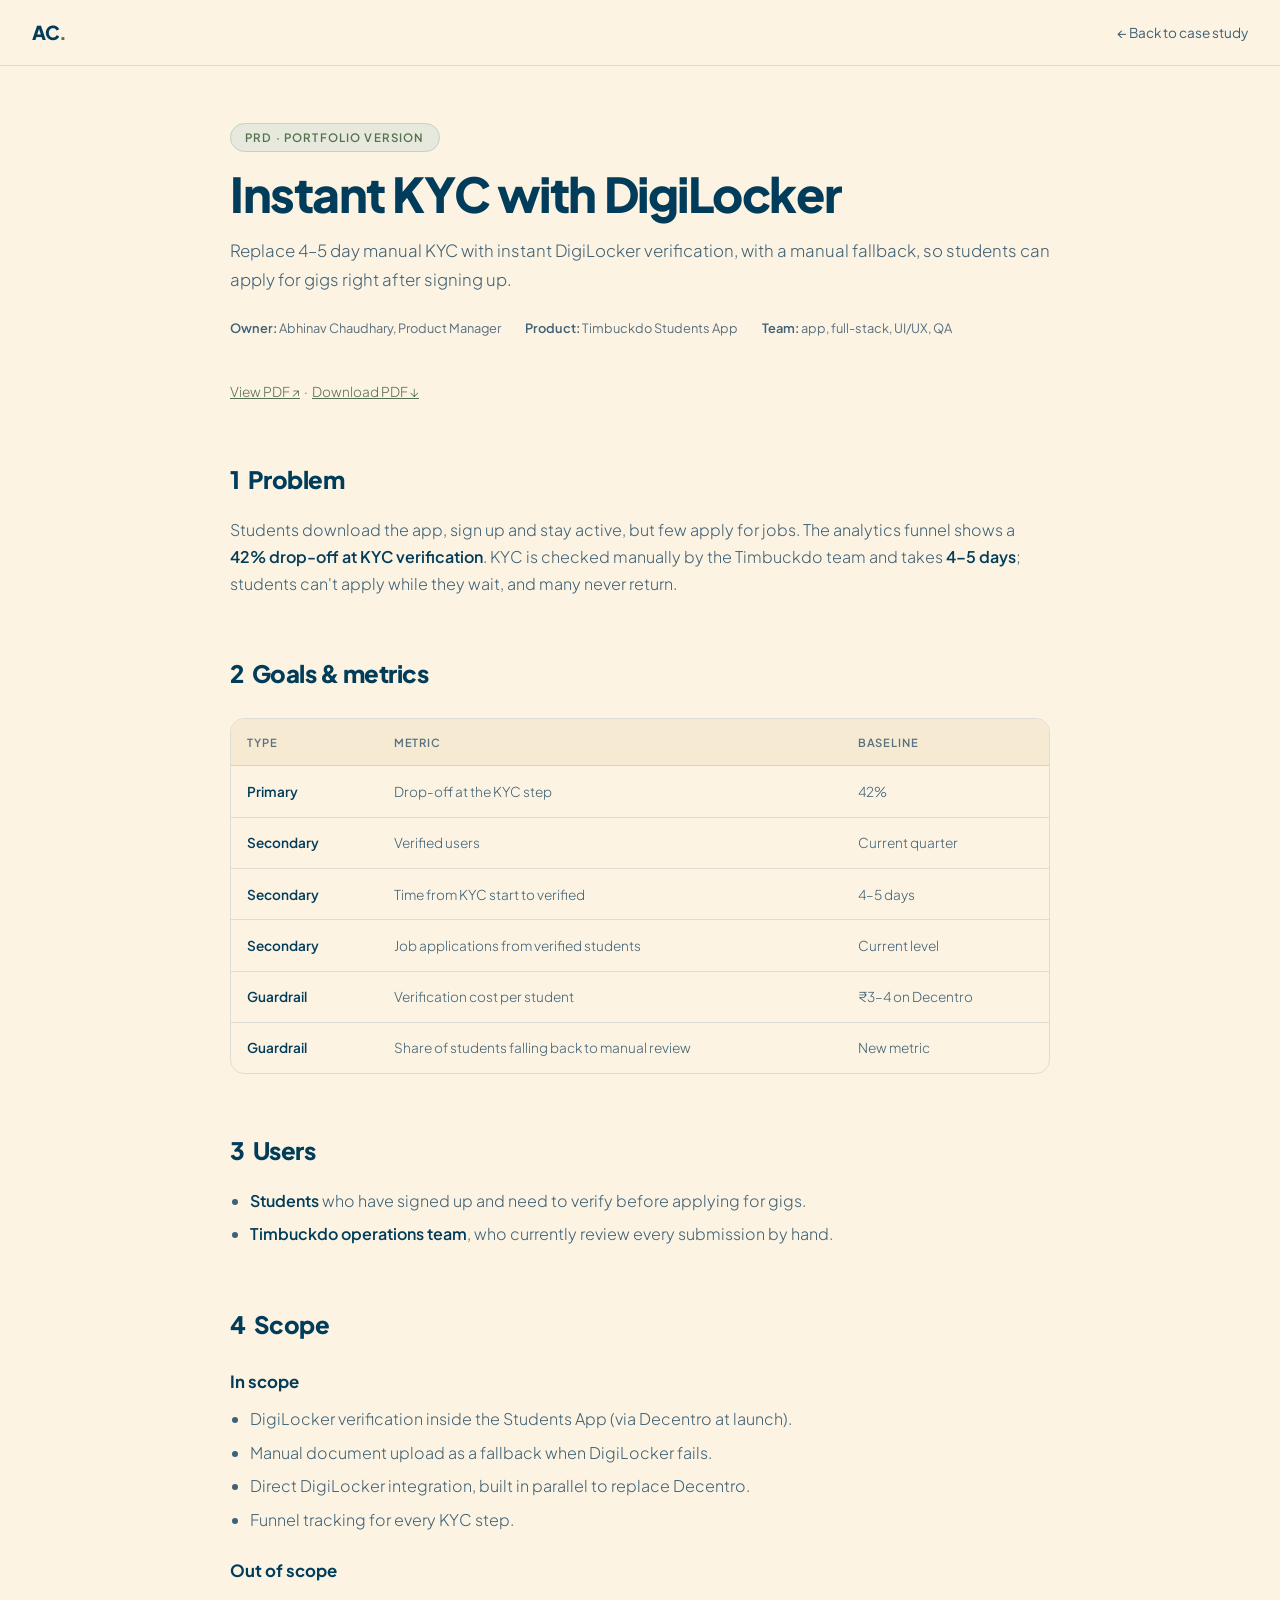
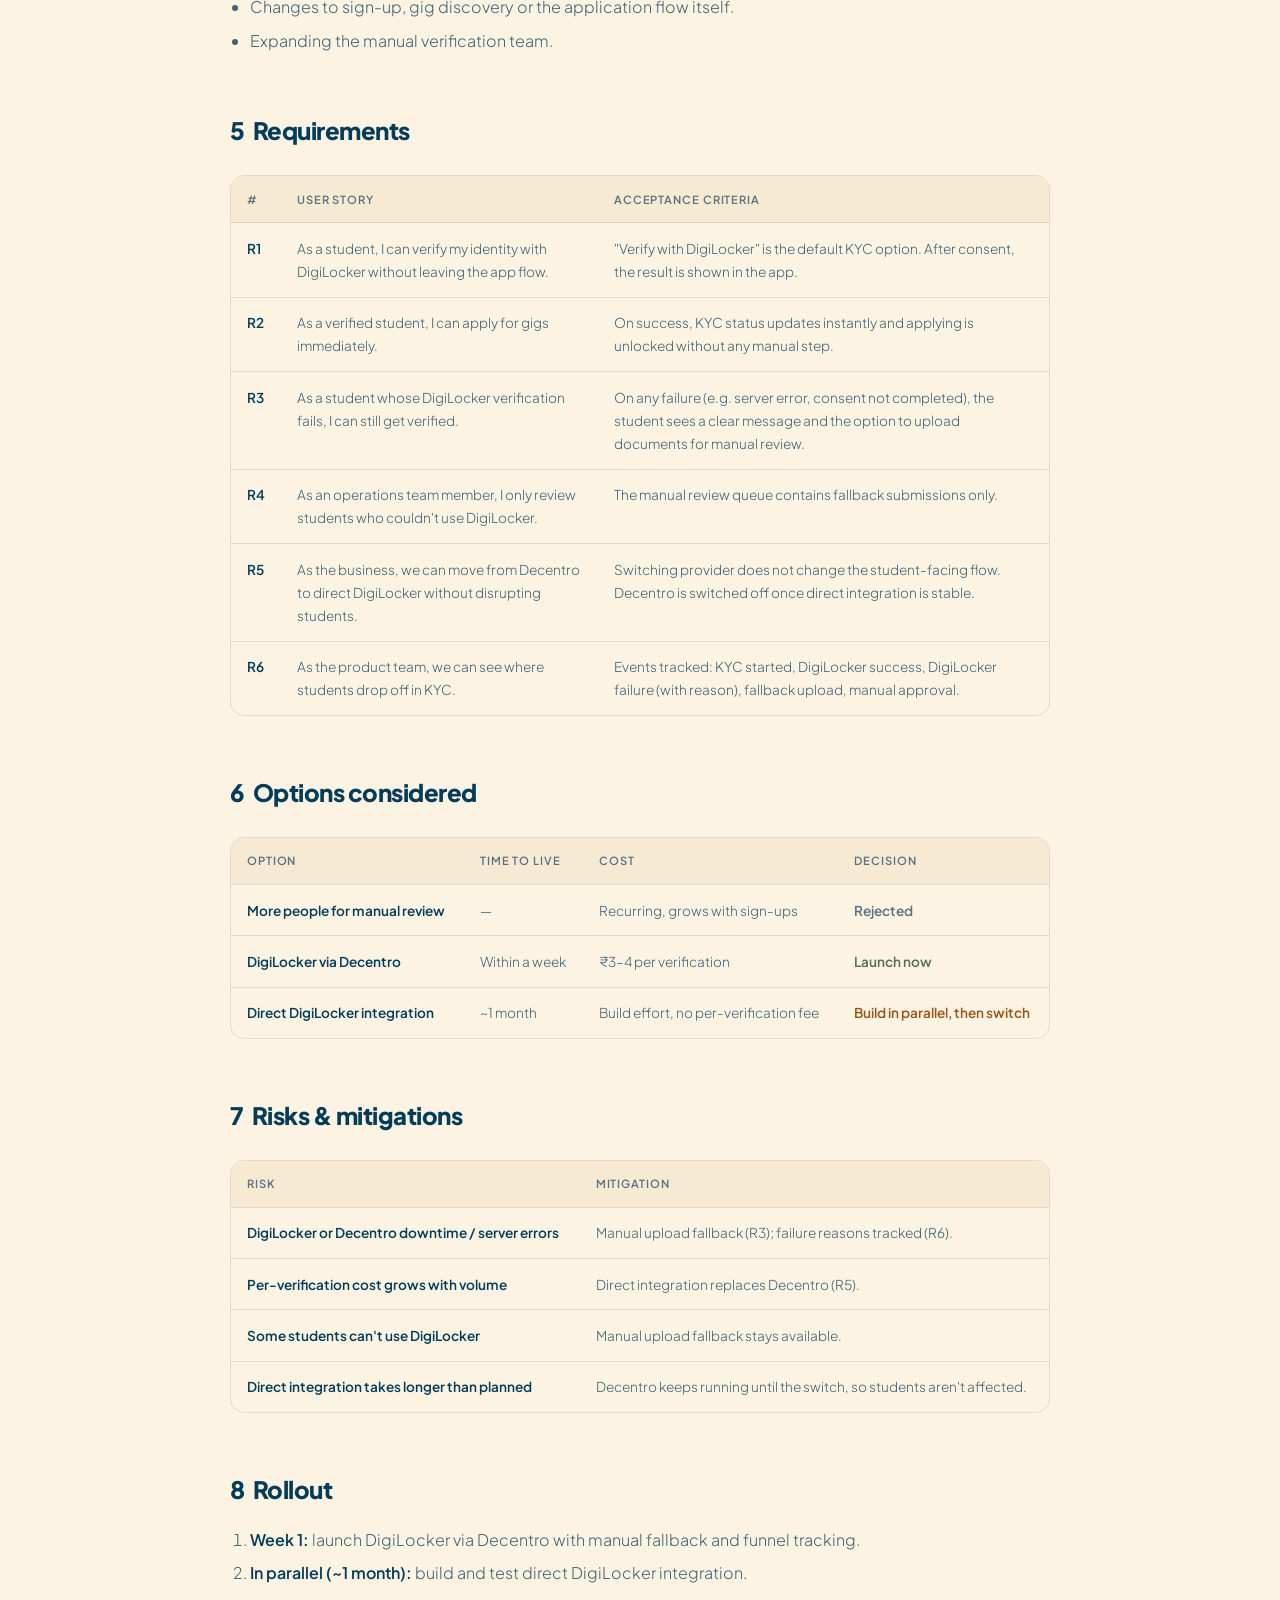
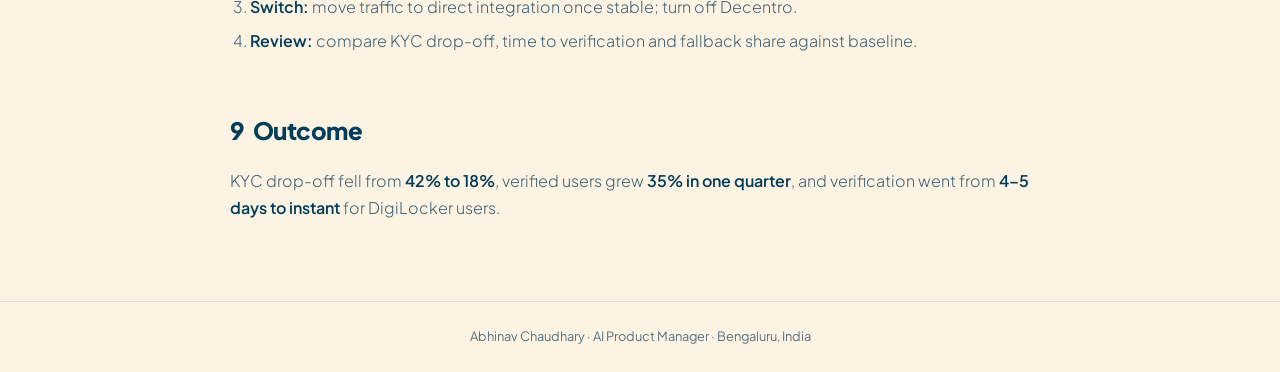
<file: ekyc-prd.html>
<!DOCTYPE html>
<html lang="en">
<head>
<meta charset="UTF-8"/>
<meta name="viewport" content="width=device-width, initial-scale=1.0"/>
<title>eKYC PRD — Abhinav Chaudhary</title>
<meta name="description" content="Product requirements for replacing manual KYC with instant DigiLocker verification at Timbuckdo."/>
<link href="https://fonts.googleapis.com/css2?family=Plus+Jakarta+Sans:wght@300;400;500;600;700;800&display=swap" rel="stylesheet"/>
<link rel="stylesheet" href="case.css"/>
</head>
<body>

<nav>
  <a class="nav-logo" href="index.html">AC<span>.</span></a>
  <a class="nav-back" href="ekyc-case-study.html">← Back to case study</a>
</nav>

<main>
  <div class="badge">PRD · Portfolio version</div>
  <h1>Instant KYC with <span>DigiLocker</span></h1>
  <p class="lede">Replace 4–5 day manual KYC with instant DigiLocker verification, with a manual fallback, so students can apply for gigs right after signing up.</p>
  <div class="meta">
    <span><strong>Owner:</strong> Abhinav Chaudhary, Product Manager</span>
    <span><strong>Product:</strong> Timbuckdo Students App</span>
    <span><strong>Team:</strong> app, full-stack, UI/UX, QA</span>
  </div>
  <p class="no-print" style="font-size:.85rem"><a href="Abhinav-Chaudhary-eKYC-PRD.pdf" target="_blank" rel="noopener" style="color:var(--accent)">View PDF ↗</a> &nbsp;·&nbsp; <a href="Abhinav-Chaudhary-eKYC-PRD.pdf" download style="color:var(--accent)">Download PDF ↓</a></p>

  <section>
    <h2><span class="num">1</span>Problem</h2>
    <p>Students download the app, sign up and stay active, but few apply for jobs. The analytics funnel shows a <strong>42% drop-off at KYC verification</strong>. KYC is checked manually by the Timbuckdo team and takes <strong>4–5 days</strong>; students can't apply while they wait, and many never return.</p>
  </section>

  <section>
    <h2><span class="num">2</span>Goals &amp; metrics</h2>
    <div class="table-wrap">
      <table>
        <thead><tr><th>Type</th><th>Metric</th><th>Baseline</th></tr></thead>
        <tbody>
          <tr><td>Primary</td><td>Drop-off at the KYC step</td><td>42%</td></tr>
          <tr><td>Secondary</td><td>Verified users</td><td>Current quarter</td></tr>
          <tr><td>Secondary</td><td>Time from KYC start to verified</td><td>4–5 days</td></tr>
          <tr><td>Secondary</td><td>Job applications from verified students</td><td>Current level</td></tr>
          <tr><td>Guardrail</td><td>Verification cost per student</td><td>₹3–4 on Decentro</td></tr>
          <tr><td>Guardrail</td><td>Share of students falling back to manual review</td><td>New metric</td></tr>
        </tbody>
      </table>
    </div>
  </section>

  <section>
    <h2><span class="num">3</span>Users</h2>
    <ul>
      <li><strong>Students</strong> who have signed up and need to verify before applying for gigs.</li>
      <li><strong>Timbuckdo operations team</strong>, who currently review every submission by hand.</li>
    </ul>
  </section>

  <section>
    <h2><span class="num">4</span>Scope</h2>
    <h3>In scope</h3>
    <ul>
      <li>DigiLocker verification inside the Students App (via Decentro at launch).</li>
      <li>Manual document upload as a fallback when DigiLocker fails.</li>
      <li>Direct DigiLocker integration, built in parallel to replace Decentro.</li>
      <li>Funnel tracking for every KYC step.</li>
    </ul>
    <h3>Out of scope</h3>
    <ul>
      <li>Changes to sign-up, gig discovery or the application flow itself.</li>
      <li>Expanding the manual verification team.</li>
    </ul>
  </section>

  <section>
    <h2><span class="num">5</span>Requirements</h2>
    <div class="table-wrap">
      <table>
        <thead><tr><th>#</th><th>User story</th><th>Acceptance criteria</th></tr></thead>
        <tbody>
          <tr>
            <td>R1</td>
            <td>As a student, I can verify my identity with DigiLocker without leaving the app flow.</td>
            <td>"Verify with DigiLocker" is the default KYC option. After consent, the result is shown in the app.</td>
          </tr>
          <tr>
            <td>R2</td>
            <td>As a verified student, I can apply for gigs immediately.</td>
            <td>On success, KYC status updates instantly and applying is unlocked without any manual step.</td>
          </tr>
          <tr>
            <td>R3</td>
            <td>As a student whose DigiLocker verification fails, I can still get verified.</td>
            <td>On any failure (e.g. server error, consent not completed), the student sees a clear message and the option to upload documents for manual review.</td>
          </tr>
          <tr>
            <td>R4</td>
            <td>As an operations team member, I only review students who couldn't use DigiLocker.</td>
            <td>The manual review queue contains fallback submissions only.</td>
          </tr>
          <tr>
            <td>R5</td>
            <td>As the business, we can move from Decentro to direct DigiLocker without disrupting students.</td>
            <td>Switching provider does not change the student-facing flow. Decentro is switched off once direct integration is stable.</td>
          </tr>
          <tr>
            <td>R6</td>
            <td>As the product team, we can see where students drop off in KYC.</td>
            <td>Events tracked: KYC started, DigiLocker success, DigiLocker failure (with reason), fallback upload, manual approval.</td>
          </tr>
        </tbody>
      </table>
    </div>
  </section>

  <section>
    <h2><span class="num">6</span>Options considered</h2>
    <div class="table-wrap">
      <table>
        <thead><tr><th>Option</th><th>Time to live</th><th>Cost</th><th>Decision</th></tr></thead>
        <tbody>
          <tr><td>More people for manual review</td><td>—</td><td>Recurring, grows with sign-ups</td><td class="verdict no">Rejected</td></tr>
          <tr><td>DigiLocker via Decentro</td><td>Within a week</td><td>₹3–4 per verification</td><td class="verdict yes">Launch now</td></tr>
          <tr><td>Direct DigiLocker integration</td><td>~1 month</td><td>Build effort, no per-verification fee</td><td class="verdict later">Build in parallel, then switch</td></tr>
        </tbody>
      </table>
    </div>
  </section>

  <section>
    <h2><span class="num">7</span>Risks &amp; mitigations</h2>
    <div class="table-wrap">
      <table>
        <thead><tr><th>Risk</th><th>Mitigation</th></tr></thead>
        <tbody>
          <tr><td>DigiLocker or Decentro downtime / server errors</td><td>Manual upload fallback (R3); failure reasons tracked (R6).</td></tr>
          <tr><td>Per-verification cost grows with volume</td><td>Direct integration replaces Decentro (R5).</td></tr>
          <tr><td>Some students can't use DigiLocker</td><td>Manual upload fallback stays available.</td></tr>
          <tr><td>Direct integration takes longer than planned</td><td>Decentro keeps running until the switch, so students aren't affected.</td></tr>
        </tbody>
      </table>
    </div>
  </section>

  <section>
    <h2><span class="num">8</span>Rollout</h2>
    <ol>
      <li><strong>Week 1:</strong> launch DigiLocker via Decentro with manual fallback and funnel tracking.</li>
      <li><strong>In parallel (~1 month):</strong> build and test direct DigiLocker integration.</li>
      <li><strong>Switch:</strong> move traffic to direct integration once stable; turn off Decentro.</li>
      <li><strong>Review:</strong> compare KYC drop-off, time to verification and fallback share against baseline.</li>
    </ol>
  </section>

  <section>
    <h2><span class="num">9</span>Outcome</h2>
    <p>KYC drop-off fell from <strong>42% to 18%</strong>, verified users grew <strong>35% in one quarter</strong>, and verification went from <strong>4–5 days to instant</strong> for DigiLocker users.</p>
  </section>
</main>

<footer class="no-print">Abhinav Chaudhary · AI Product Manager · Bengaluru, India</footer>

</body>
</html>
</file>
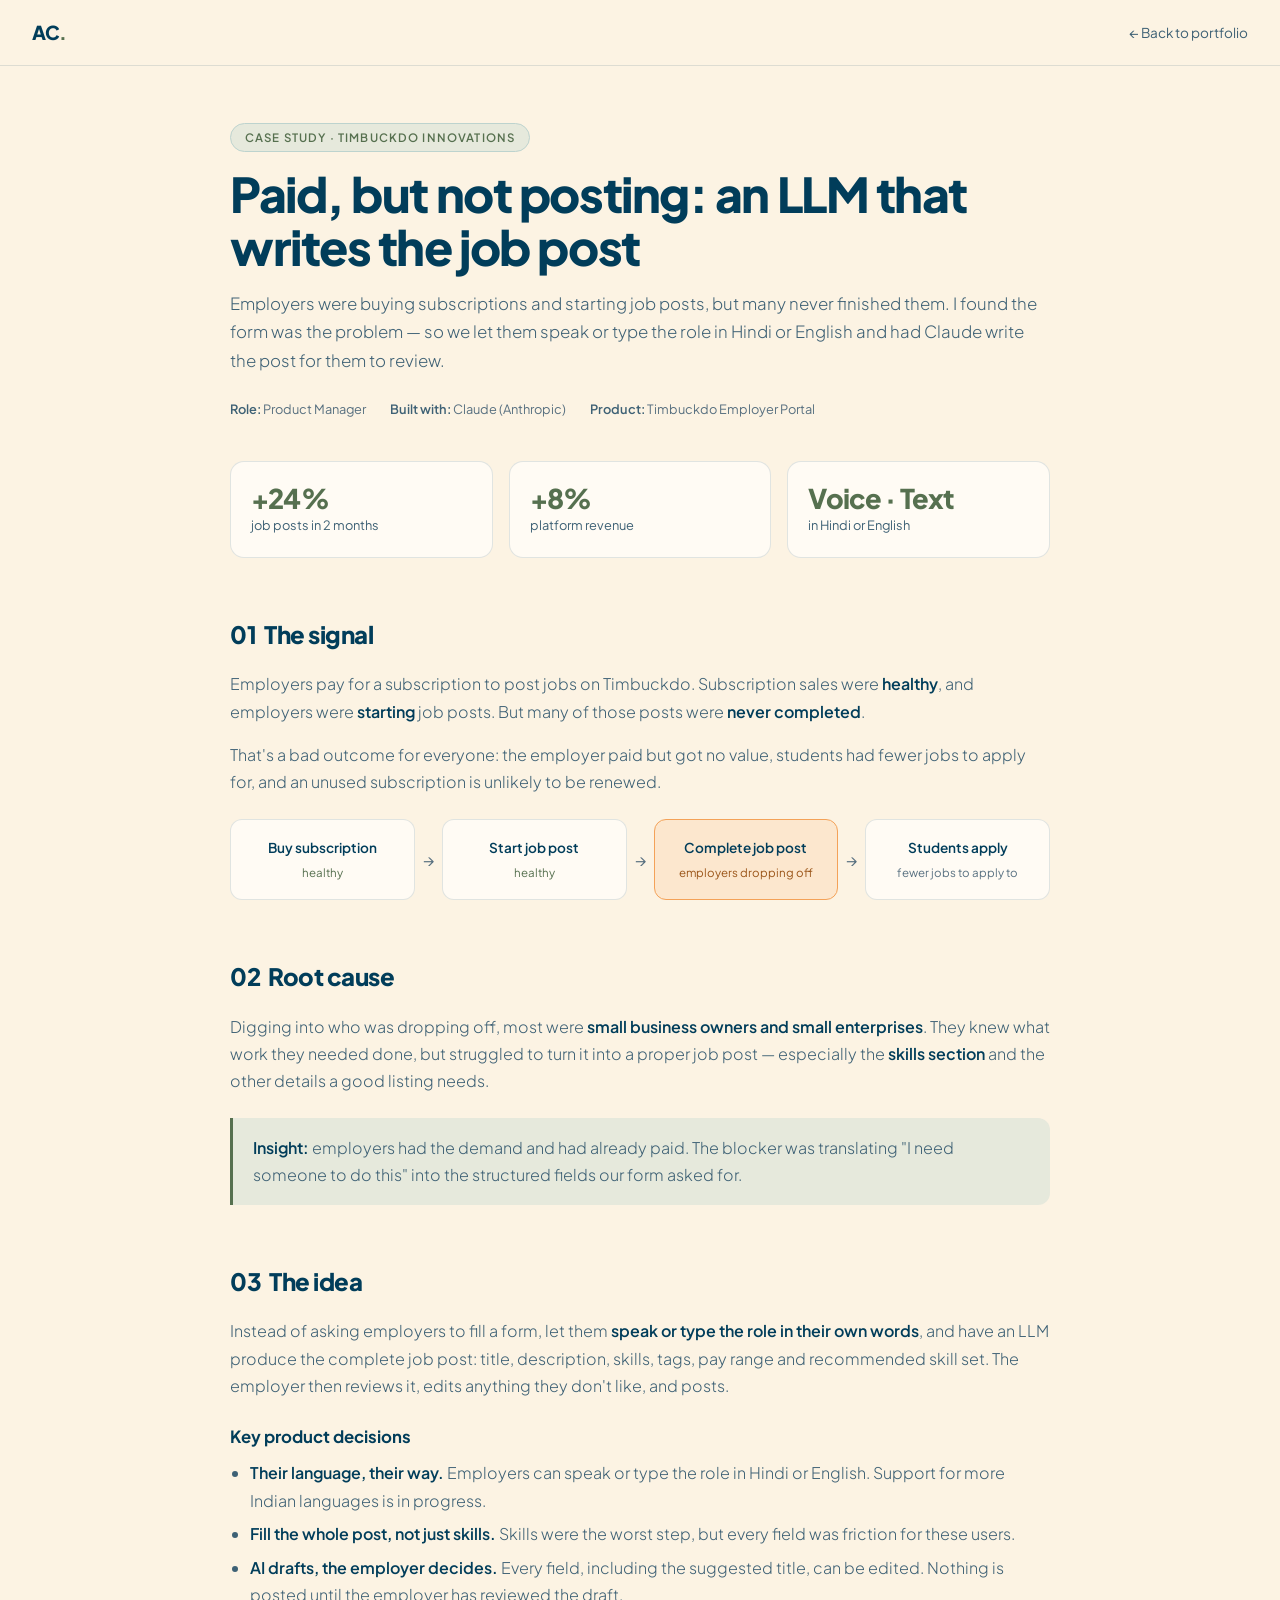
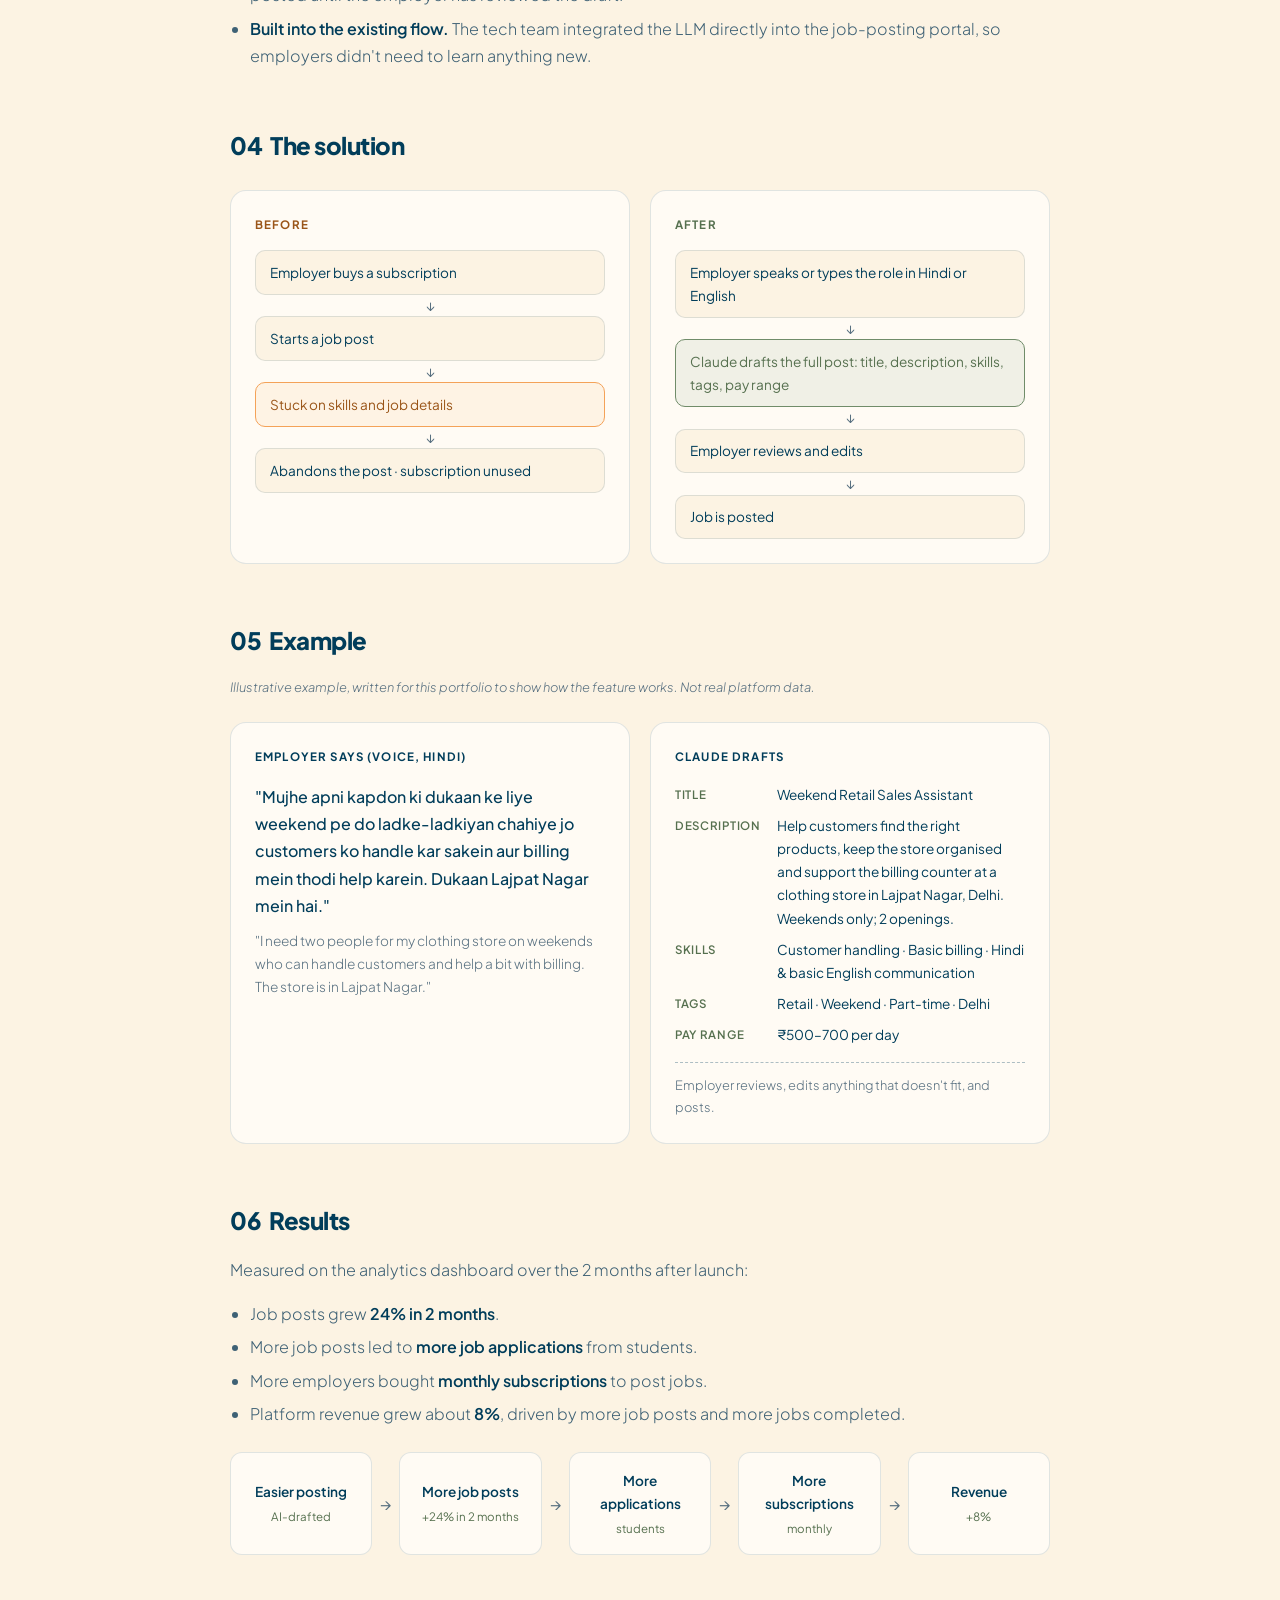
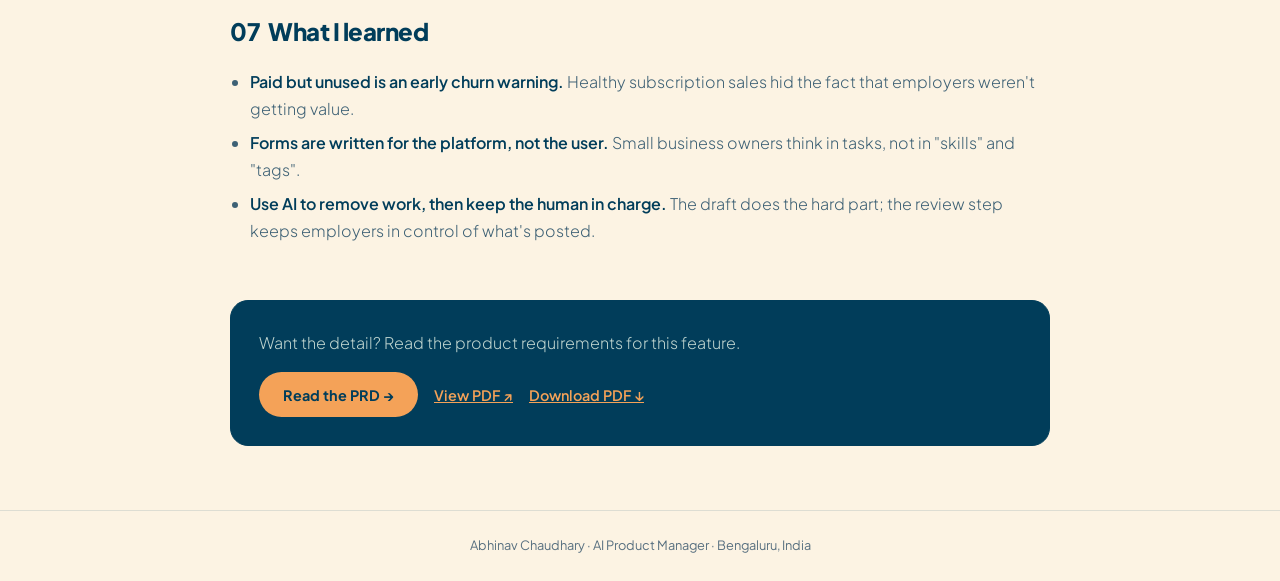
<file: job-post-case-study.html>
<!DOCTYPE html>
<html lang="en">
<head>
<meta charset="UTF-8"/>
<meta name="viewport" content="width=device-width, initial-scale=1.0"/>
<title>LLM Job-Post Generator Case Study — Abhinav Chaudhary</title>
<meta name="description" content="How an LLM-powered job-post generator lifted job posts 24% in 2 months and revenue 8% at Timbuckdo by letting small business owners speak or type roles in Hindi or English."/>
<link href="https://fonts.googleapis.com/css2?family=Plus+Jakarta+Sans:wght@300;400;500;600;700;800&display=swap" rel="stylesheet"/>
<link rel="stylesheet" href="case.css"/>
</head>
<body>

<nav>
  <a class="nav-logo" href="index.html">AC<span>.</span></a>
  <a class="nav-back" href="index.html#cases">← Back to portfolio</a>
</nav>

<main>
  <div class="badge">Case Study · Timbuckdo Innovations</div>
  <h1>Paid, but not posting: an <span>LLM</span> that writes the job post</h1>
  <p class="lede">Employers were buying subscriptions and starting job posts, but many never finished them. I found the form was the problem — so we let them speak or type the role in Hindi or English and had Claude write the post for them to review.</p>
  <div class="meta">
    <span><strong>Role:</strong> Product Manager</span>
    <span><strong>Built with:</strong> Claude (Anthropic)</span>
    <span><strong>Product:</strong> Timbuckdo Employer Portal</span>
  </div>

  <div class="metrics">
    <div class="metric"><div class="metric-num">+24%</div><div class="metric-lbl">job posts in 2 months</div></div>
    <div class="metric"><div class="metric-num">+8%</div><div class="metric-lbl">platform revenue</div></div>
    <div class="metric"><div class="metric-num">Voice · Text</div><div class="metric-lbl">in Hindi or English</div></div>
  </div>

  <!-- 1 -->
  <section>
    <h2><span class="num">01</span>The signal</h2>
    <p>Employers pay for a subscription to post jobs on Timbuckdo. Subscription sales were <strong>healthy</strong>, and employers were <strong>starting</strong> job posts. But many of those posts were <strong>never completed</strong>.</p>
    <p>That's a bad outcome for everyone: the employer paid but got no value, students had fewer jobs to apply for, and an unused subscription is unlikely to be renewed.</p>
    <div class="funnel" role="img" aria-label="Funnel: subscriptions bought and job posts started were healthy; completing the job post was the leak; job applications were low as a result">
      <div class="fstep ok">Buy subscription<small>healthy</small></div>
      <div class="farrow">→</div>
      <div class="fstep ok">Start job post<small>healthy</small></div>
      <div class="farrow">→</div>
      <div class="fstep leak">Complete job post<small>employers dropping off</small></div>
      <div class="farrow">→</div>
      <div class="fstep">Students apply<small>fewer jobs to apply to</small></div>
    </div>
  </section>

  <!-- 2 -->
  <section>
    <h2><span class="num">02</span>Root cause</h2>
    <p>Digging into who was dropping off, most were <strong>small business owners and small enterprises</strong>. They knew what work they needed done, but struggled to turn it into a proper job post — especially the <strong>skills section</strong> and the other details a good listing needs.</p>
    <div class="callout"><p><strong>Insight:</strong> employers had the demand and had already paid. The blocker was translating "I need someone to do this" into the structured fields our form asked for.</p></div>
  </section>

  <!-- 3 -->
  <section>
    <h2><span class="num">03</span>The idea</h2>
    <p>Instead of asking employers to fill a form, let them <strong>speak or type the role in their own words</strong>, and have an LLM produce the complete job post: title, description, skills, tags, pay range and recommended skill set. The employer then reviews it, edits anything they don't like, and posts.</p>
    <h3>Key product decisions</h3>
    <ul>
      <li><strong>Their language, their way.</strong> Employers can speak or type the role in Hindi or English. Support for more Indian languages is in progress.</li>
      <li><strong>Fill the whole post, not just skills.</strong> Skills were the worst step, but every field was friction for these users.</li>
      <li><strong>AI drafts, the employer decides.</strong> Every field, including the suggested title, can be edited. Nothing is posted until the employer has reviewed the draft.</li>
      <li><strong>Built into the existing flow.</strong> The tech team integrated the LLM directly into the job-posting portal, so employers didn't need to learn anything new.</li>
    </ul>
  </section>

  <!-- 4 -->
  <section>
    <h2><span class="num">04</span>The solution</h2>
    <div class="flows">
      <div class="flow before">
        <div class="flow-title">Before</div>
        <div class="fnode">Employer buys a subscription</div>
        <div class="fdown">↓</div>
        <div class="fnode">Starts a job post</div>
        <div class="fdown">↓</div>
        <div class="fnode bad">Stuck on skills and job details</div>
        <div class="fdown">↓</div>
        <div class="fnode">Abandons the post · subscription unused</div>
      </div>
      <div class="flow after">
        <div class="flow-title">After</div>
        <div class="fnode">Employer speaks or types the role in Hindi or English</div>
        <div class="fdown">↓</div>
        <div class="fnode good">Claude drafts the full post: title, description, skills, tags, pay range</div>
        <div class="fdown">↓</div>
        <div class="fnode">Employer reviews and edits</div>
        <div class="fdown">↓</div>
        <div class="fnode">Job is posted</div>
      </div>
    </div>
  </section>

  <!-- 4b -->
  <section>
    <h2><span class="num">05</span>Example</h2>
    <p class="example-note">Illustrative example, written for this portfolio to show how the feature works. Not real platform data.</p>
    <div class="flows">
      <div class="flow">
        <div class="flow-title">Employer says (voice, Hindi)</div>
        <p class="example-quote">"Mujhe apni kapdon ki dukaan ke liye weekend pe do ladke-ladkiyan chahiye jo customers ko handle kar sakein aur billing mein thodi help karein. Dukaan Lajpat Nagar mein hai."</p>
        <p class="example-trans">"I need two people for my clothing store on weekends who can handle customers and help a bit with billing. The store is in Lajpat Nagar."</p>
      </div>
      <div class="flow">
        <div class="flow-title">Claude drafts</div>
        <dl class="example-kv">
          <dt>Title</dt><dd>Weekend Retail Sales Assistant</dd>
          <dt>Description</dt><dd>Help customers find the right products, keep the store organised and support the billing counter at a clothing store in Lajpat Nagar, Delhi. Weekends only; 2 openings.</dd>
          <dt>Skills</dt><dd>Customer handling · Basic billing · Hindi &amp; basic English communication</dd>
          <dt>Tags</dt><dd>Retail · Weekend · Part-time · Delhi</dd>
          <dt>Pay range</dt><dd>₹500–700 per day</dd>
        </dl>
        <p class="example-edit">Employer reviews, edits anything that doesn't fit, and posts.</p>
      </div>
    </div>
  </section>

  <!-- 5 -->
  <section>
    <h2><span class="num">06</span>Results</h2>
    <p>Measured on the analytics dashboard over the 2 months after launch:</p>
    <ul>
      <li>Job posts grew <strong>24% in 2 months</strong>.</li>
      <li>More job posts led to <strong>more job applications</strong> from students.</li>
      <li>More employers bought <strong>monthly subscriptions</strong> to post jobs.</li>
      <li>Platform revenue grew about <strong>8%</strong>, driven by more job posts and more jobs completed.</li>
    </ul>
    <div class="funnel" role="img" aria-label="Chain of impact: easier posting led to more job posts, more applications, more subscriptions, and 8% revenue growth">
      <div class="fstep ok">Easier posting<small>AI-drafted</small></div>
      <div class="farrow">→</div>
      <div class="fstep ok">More job posts<small>+24% in 2 months</small></div>
      <div class="farrow">→</div>
      <div class="fstep ok">More applications<small>students</small></div>
      <div class="farrow">→</div>
      <div class="fstep ok">More subscriptions<small>monthly</small></div>
      <div class="farrow">→</div>
      <div class="fstep ok">Revenue<small>+8%</small></div>
    </div>
  </section>

  <!-- 6 -->
  <section>
    <h2><span class="num">07</span>What I learned</h2>
    <ul>
      <li><strong>Paid but unused is an early churn warning.</strong> Healthy subscription sales hid the fact that employers weren't getting value.</li>
      <li><strong>Forms are written for the platform, not the user.</strong> Small business owners think in tasks, not in "skills" and "tags".</li>
      <li><strong>Use AI to remove work, then keep the human in charge.</strong> The draft does the hard part; the review step keeps employers in control of what's posted.</li>
    </ul>
  </section>

  <div class="cta no-print">
    <p>Want the detail? Read the product requirements for this feature.</p>
    <div style="display:flex;gap:1rem;flex-wrap:wrap;align-items:center"><a class="btn" href="job-post-prd.html">Read the PRD →</a><a href="Abhinav-Chaudhary-LLM-Job-Post-PRD.pdf" target="_blank" rel="noopener" style="color:var(--marigold);font-weight:600;font-size:.9rem">View PDF ↗</a><a href="Abhinav-Chaudhary-LLM-Job-Post-PRD.pdf" download style="color:var(--marigold);font-weight:600;font-size:.9rem">Download PDF ↓</a></div>
  </div>
</main>

<footer>Abhinav Chaudhary · AI Product Manager · Bengaluru, India</footer>

</body>
</html>
</file>
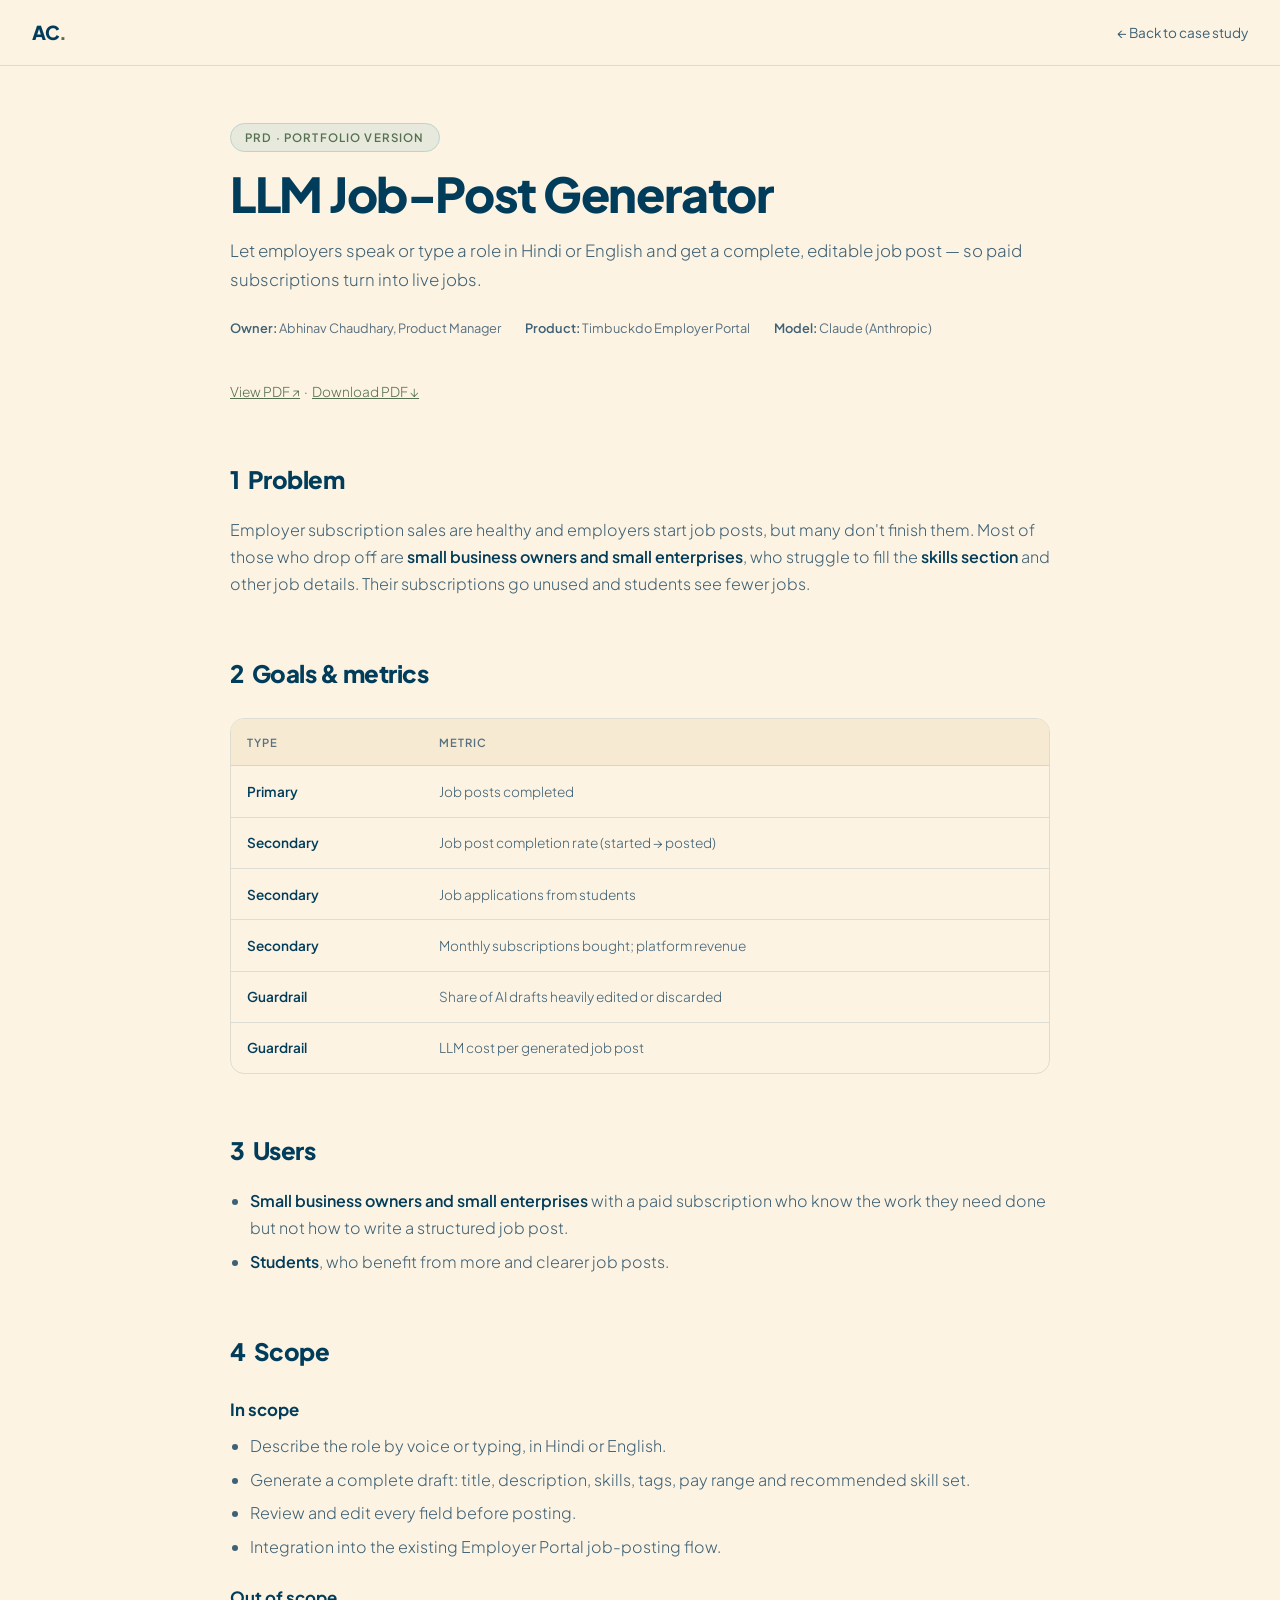
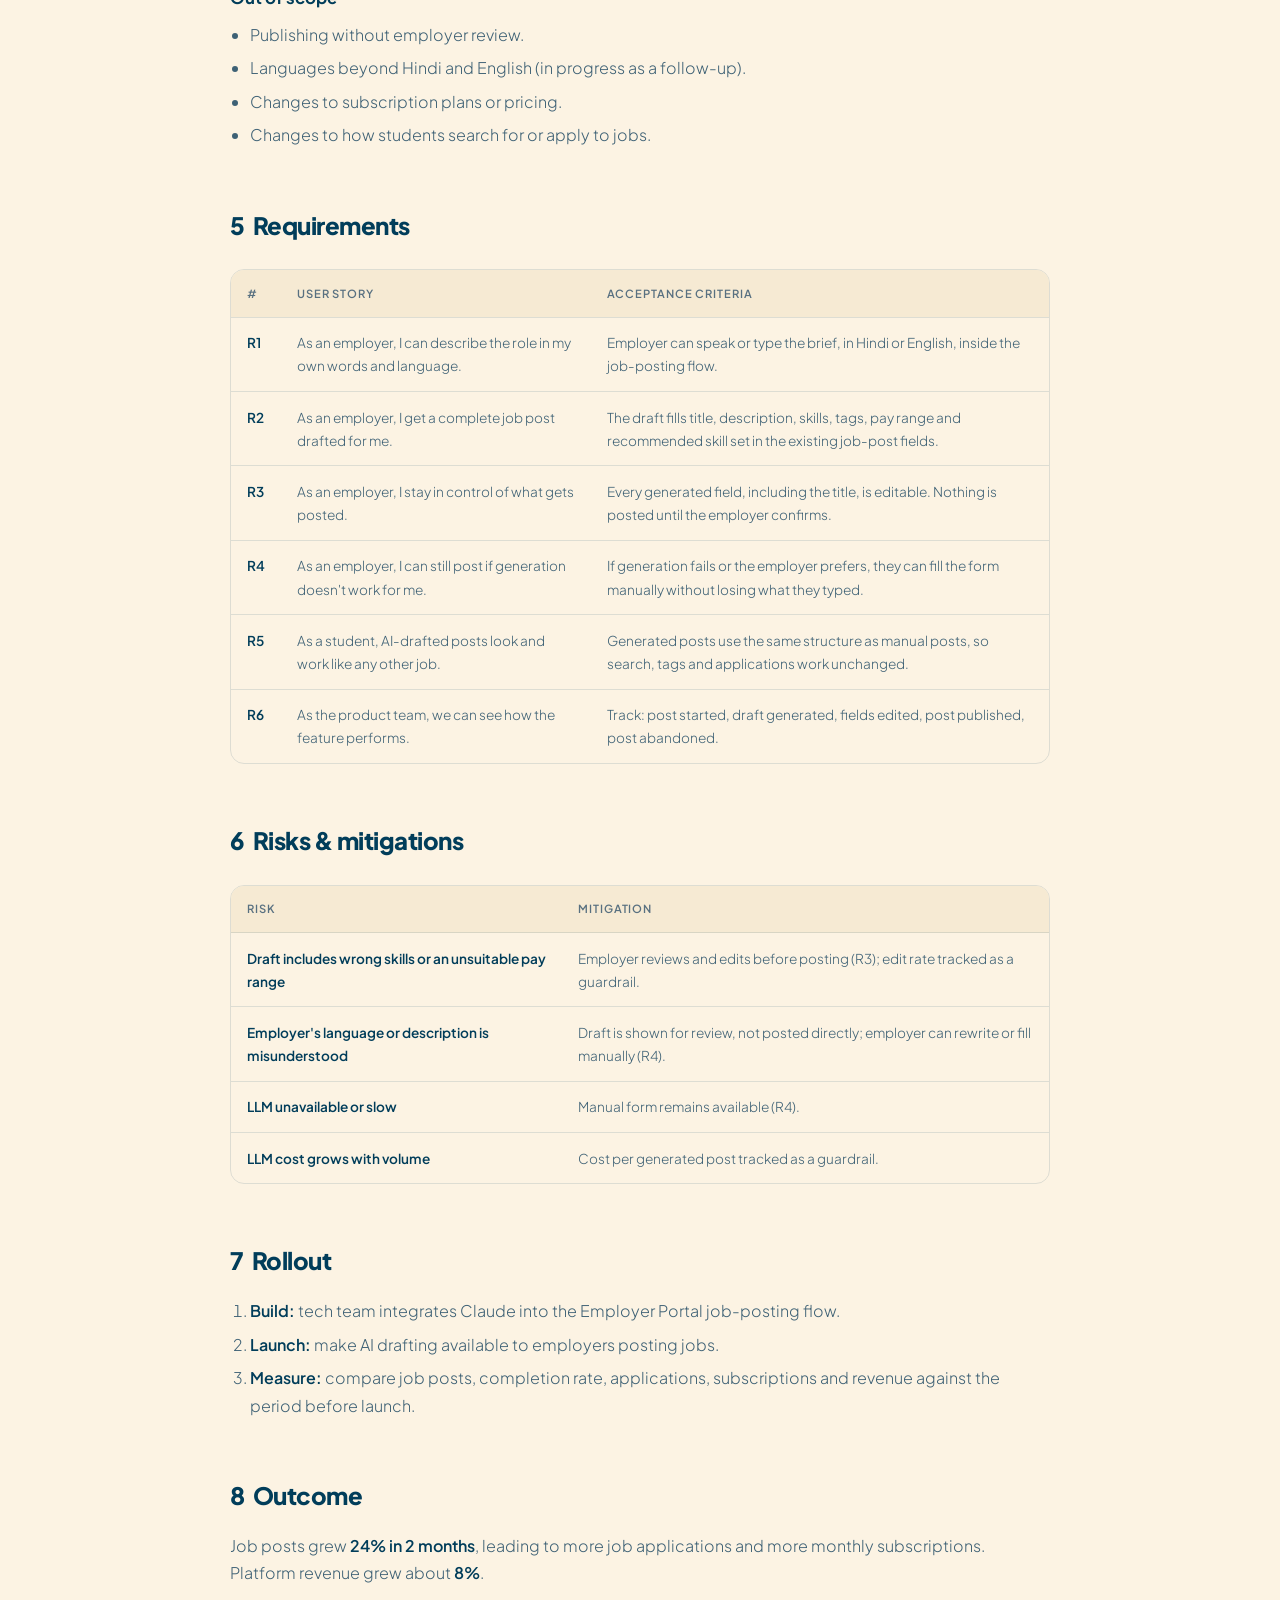
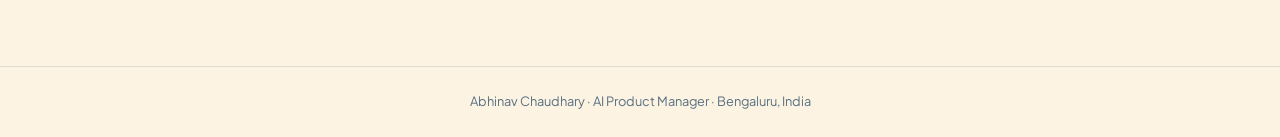
<file: job-post-prd.html>
<!DOCTYPE html>
<html lang="en">
<head>
<meta charset="UTF-8"/>
<meta name="viewport" content="width=device-width, initial-scale=1.0"/>
<title>LLM Job-Post Generator PRD — Abhinav Chaudhary</title>
<meta name="description" content="Product requirements for an LLM-powered job-post generator in the Timbuckdo Employer Portal."/>
<link href="https://fonts.googleapis.com/css2?family=Plus+Jakarta+Sans:wght@300;400;500;600;700;800&display=swap" rel="stylesheet"/>
<link rel="stylesheet" href="case.css"/>
</head>
<body>

<nav>
  <a class="nav-logo" href="index.html">AC<span>.</span></a>
  <a class="nav-back" href="job-post-case-study.html">← Back to case study</a>
</nav>

<main>
  <div class="badge">PRD · Portfolio version</div>
  <h1>LLM <span>Job-Post</span> Generator</h1>
  <p class="lede">Let employers speak or type a role in Hindi or English and get a complete, editable job post — so paid subscriptions turn into live jobs.</p>
  <div class="meta">
    <span><strong>Owner:</strong> Abhinav Chaudhary, Product Manager</span>
    <span><strong>Product:</strong> Timbuckdo Employer Portal</span>
    <span><strong>Model:</strong> Claude (Anthropic)</span>
  </div>
  <p class="no-print" style="font-size:.85rem"><a href="Abhinav-Chaudhary-LLM-Job-Post-PRD.pdf" target="_blank" rel="noopener" style="color:var(--accent)">View PDF ↗</a> &nbsp;·&nbsp; <a href="Abhinav-Chaudhary-LLM-Job-Post-PRD.pdf" download style="color:var(--accent)">Download PDF ↓</a></p>

  <section>
    <h2><span class="num">1</span>Problem</h2>
    <p>Employer subscription sales are healthy and employers start job posts, but many don't finish them. Most of those who drop off are <strong>small business owners and small enterprises</strong>, who struggle to fill the <strong>skills section</strong> and other job details. Their subscriptions go unused and students see fewer jobs.</p>
  </section>

  <section>
    <h2><span class="num">2</span>Goals &amp; metrics</h2>
    <div class="table-wrap">
      <table>
        <thead><tr><th>Type</th><th>Metric</th></tr></thead>
        <tbody>
          <tr><td>Primary</td><td>Job posts completed</td></tr>
          <tr><td>Secondary</td><td>Job post completion rate (started → posted)</td></tr>
          <tr><td>Secondary</td><td>Job applications from students</td></tr>
          <tr><td>Secondary</td><td>Monthly subscriptions bought; platform revenue</td></tr>
          <tr><td>Guardrail</td><td>Share of AI drafts heavily edited or discarded</td></tr>
          <tr><td>Guardrail</td><td>LLM cost per generated job post</td></tr>
        </tbody>
      </table>
    </div>
  </section>

  <section>
    <h2><span class="num">3</span>Users</h2>
    <ul>
      <li><strong>Small business owners and small enterprises</strong> with a paid subscription who know the work they need done but not how to write a structured job post.</li>
      <li><strong>Students</strong>, who benefit from more and clearer job posts.</li>
    </ul>
  </section>

  <section>
    <h2><span class="num">4</span>Scope</h2>
    <h3>In scope</h3>
    <ul>
      <li>Describe the role by voice or typing, in Hindi or English.</li>
      <li>Generate a complete draft: title, description, skills, tags, pay range and recommended skill set.</li>
      <li>Review and edit every field before posting.</li>
      <li>Integration into the existing Employer Portal job-posting flow.</li>
    </ul>
    <h3>Out of scope</h3>
    <ul>
      <li>Publishing without employer review.</li>
      <li>Languages beyond Hindi and English (in progress as a follow-up).</li>
      <li>Changes to subscription plans or pricing.</li>
      <li>Changes to how students search for or apply to jobs.</li>
    </ul>
  </section>

  <section>
    <h2><span class="num">5</span>Requirements</h2>
    <div class="table-wrap">
      <table>
        <thead><tr><th>#</th><th>User story</th><th>Acceptance criteria</th></tr></thead>
        <tbody>
          <tr>
            <td>R1</td>
            <td>As an employer, I can describe the role in my own words and language.</td>
            <td>Employer can speak or type the brief, in Hindi or English, inside the job-posting flow.</td>
          </tr>
          <tr>
            <td>R2</td>
            <td>As an employer, I get a complete job post drafted for me.</td>
            <td>The draft fills title, description, skills, tags, pay range and recommended skill set in the existing job-post fields.</td>
          </tr>
          <tr>
            <td>R3</td>
            <td>As an employer, I stay in control of what gets posted.</td>
            <td>Every generated field, including the title, is editable. Nothing is posted until the employer confirms.</td>
          </tr>
          <tr>
            <td>R4</td>
            <td>As an employer, I can still post if generation doesn't work for me.</td>
            <td>If generation fails or the employer prefers, they can fill the form manually without losing what they typed.</td>
          </tr>
          <tr>
            <td>R5</td>
            <td>As a student, AI-drafted posts look and work like any other job.</td>
            <td>Generated posts use the same structure as manual posts, so search, tags and applications work unchanged.</td>
          </tr>
          <tr>
            <td>R6</td>
            <td>As the product team, we can see how the feature performs.</td>
            <td>Track: post started, draft generated, fields edited, post published, post abandoned.</td>
          </tr>
        </tbody>
      </table>
    </div>
  </section>

  <section>
    <h2><span class="num">6</span>Risks &amp; mitigations</h2>
    <div class="table-wrap">
      <table>
        <thead><tr><th>Risk</th><th>Mitigation</th></tr></thead>
        <tbody>
          <tr><td>Draft includes wrong skills or an unsuitable pay range</td><td>Employer reviews and edits before posting (R3); edit rate tracked as a guardrail.</td></tr>
          <tr><td>Employer's language or description is misunderstood</td><td>Draft is shown for review, not posted directly; employer can rewrite or fill manually (R4).</td></tr>
          <tr><td>LLM unavailable or slow</td><td>Manual form remains available (R4).</td></tr>
          <tr><td>LLM cost grows with volume</td><td>Cost per generated post tracked as a guardrail.</td></tr>
        </tbody>
      </table>
    </div>
  </section>

  <section>
    <h2><span class="num">7</span>Rollout</h2>
    <ol>
      <li><strong>Build:</strong> tech team integrates Claude into the Employer Portal job-posting flow.</li>
      <li><strong>Launch:</strong> make AI drafting available to employers posting jobs.</li>
      <li><strong>Measure:</strong> compare job posts, completion rate, applications, subscriptions and revenue against the period before launch.</li>
    </ol>
  </section>

  <section>
    <h2><span class="num">8</span>Outcome</h2>
    <p>Job posts grew <strong>24% in 2 months</strong>, leading to more job applications and more monthly subscriptions. Platform revenue grew about <strong>8%</strong>.</p>
  </section>
</main>

<footer class="no-print">Abhinav Chaudhary · AI Product Manager · Bengaluru, India</footer>

</body>
</html>
</file>
<file: case.css>
*,*::before,*::after{box-sizing:border-box;margin:0;padding:0}
:root{
  --bg:#FCF3E3;
  --bg2:#F6EAD3;
  --card:#FFFBF4;
  --ink:#013D5A;
  --marigold:#F4A258;
  --celeste:#BDD3CE;
  --celeste-tint:rgba(189,211,206,0.35);
  --herb:#708C69;
  --accent:#56704F;
  --warn-ink:#9A5518;
  --text:#013D5A;
  --text2:#3E6175;
  --text3:#587080;
  --border:rgba(1,61,90,0.12);
  --border-hover:rgba(1,61,90,0.32);
  --font:'Plus Jakarta Sans',sans-serif;
}
html{scroll-behavior:smooth}
body{background:var(--bg);color:var(--text);font-family:var(--font);line-height:1.7;overflow-x:hidden}

/* ── NAV ── */
nav{
  position:sticky;top:0;z-index:100;
  display:flex;align-items:center;justify-content:space-between;
  padding:1rem 2rem;background:rgba(252,243,227,0.88);
  backdrop-filter:blur(20px);border-bottom:1px solid var(--border);
}
.nav-logo{font-size:1.2rem;font-weight:800;color:var(--text);text-decoration:none;letter-spacing:-0.02em}
.nav-logo span{color:var(--accent)}
.nav-back{font-size:.85rem;color:var(--text2);text-decoration:none}
.nav-back:hover{color:var(--accent)}

/* ── LAYOUT ── */
main{max-width:860px;margin:0 auto;padding:3.5rem 1.25rem 4rem}
.badge{
  display:inline-block;background:var(--celeste-tint);border:1px solid var(--celeste);
  border-radius:100px;padding:4px 14px;font-size:.72rem;letter-spacing:.1em;
  text-transform:uppercase;color:var(--accent);font-weight:600;margin-bottom:1rem;
}
h1{font-size:clamp(2rem,5vw,3rem);font-weight:800;letter-spacing:-.03em;line-height:1.1;margin-bottom:1rem}
h1 span{color:var(--ink)}
.lede{font-size:1.05rem;color:var(--text2);font-weight:300;margin-bottom:1.5rem}
.meta{display:flex;flex-wrap:wrap;gap:.5rem 1.5rem;font-size:.8rem;color:var(--text3);margin-bottom:2.5rem}
.meta strong{color:var(--text2);font-weight:600}

section{margin-top:3.5rem}
h2{font-size:1.5rem;font-weight:800;letter-spacing:-.02em;margin-bottom:1rem}
h2 .num{color:var(--ink);margin-right:.5rem}
h3{font-size:1.05rem;font-weight:700;margin:1.5rem 0 .5rem}
p{color:var(--text2);font-weight:300;margin-bottom:1rem}
p strong,li strong{color:var(--text);font-weight:600}
ul,ol{color:var(--text2);font-weight:300;margin:0 0 1rem 1.25rem}
li{margin-bottom:.4rem}

/* ── METRICS ── */
.metrics{display:grid;grid-template-columns:repeat(3,1fr);gap:1rem}
.metric{background:var(--card);border:1px solid var(--border);border-radius:14px;padding:1.25rem}
.metric-num{font-size:1.7rem;font-weight:800;letter-spacing:-.03em;color:var(--accent);line-height:1.2}
.metric-lbl{font-size:.8rem;color:var(--text2)}

/* ── FUNNEL ── */
.funnel{display:flex;align-items:stretch;gap:.5rem;margin:1.5rem 0}
.fstep{
  flex:1;background:var(--card);border:1px solid var(--border);border-radius:12px;
  padding:1rem .75rem;text-align:center;font-size:.85rem;font-weight:600;
  display:flex;flex-direction:column;justify-content:center;gap:.25rem;
}
.fstep small{font-size:.72rem;font-weight:400;color:var(--text3)}
.fstep.ok small{color:var(--accent)}
.fstep.leak{border-color:var(--marigold);background:rgba(244,162,88,0.15)}
.fstep.leak small{color:var(--warn-ink)}
.farrow{align-self:center;color:var(--text3)}

/* ── FLOWS ── */
.flows{display:grid;grid-template-columns:1fr 1fr;gap:1.25rem;margin:1.5rem 0}
.flow{background:var(--card);border:1px solid var(--border);border-radius:16px;padding:1.5rem}
.flow-title{font-size:.72rem;letter-spacing:.1em;text-transform:uppercase;font-weight:700;margin-bottom:1rem}
.flow.before .flow-title{color:var(--warn-ink)}
.flow.after .flow-title{color:var(--accent)}
.fnode{
  border:1px solid var(--border);border-radius:10px;padding:.6rem .85rem;
  font-size:.85rem;color:var(--text);background:var(--bg);
}
.fnode.bad{border-color:var(--marigold);color:var(--warn-ink);background:rgba(244,162,88,0.1)}
.fnode.good{border-color:var(--herb);color:var(--accent);background:rgba(112,140,105,0.1)}
.fnode.alt{border-style:dashed;border-color:var(--herb);color:var(--ink)}
.fdown{text-align:center;color:var(--text3);font-size:.85rem;line-height:1.6}
.fbranch{margin-top:.75rem;padding-top:.75rem;border-top:1px dashed var(--border-hover)}
.fbranch-lbl{font-size:.72rem;color:var(--warn-ink);margin-bottom:.5rem}

/* ── EXAMPLE ── */
.example-note{font-size:.8rem;color:var(--text3);font-style:italic}
.example-quote{color:var(--text);font-weight:500;margin-bottom:.6rem}
.example-trans{font-size:.85rem;color:var(--text3);margin:0}
.example-kv{display:grid;grid-template-columns:90px 1fr;gap:.5rem .75rem;font-size:.85rem;margin-bottom:1rem}
.example-kv dt{color:var(--accent);font-weight:600;font-size:.72rem;letter-spacing:.06em;text-transform:uppercase;padding-top:2px}
.example-kv dd{color:var(--text)}
.example-edit{font-size:.8rem;color:var(--text3);margin:0;padding-top:.75rem;border-top:1px dashed var(--border-hover)}

/* ── TABLE ── */
.table-wrap{overflow-x:auto;margin:1.5rem 0;border:1px solid var(--border);border-radius:14px}
table{width:100%;border-collapse:collapse;font-size:.85rem;min-width:600px}
th,td{padding:.85rem 1rem;text-align:left;vertical-align:top;border-bottom:1px solid var(--border)}
th{font-size:.7rem;letter-spacing:.08em;text-transform:uppercase;color:var(--text3);font-weight:600;background:var(--bg2)}
td{color:var(--text2);font-weight:300}
td:first-child{color:var(--text);font-weight:600}
tr:last-child td{border-bottom:none}
.verdict{font-weight:600}
.verdict.yes{color:var(--accent)}
.verdict.later{color:var(--warn-ink)}
.verdict.no{color:var(--text3)}

/* ── TIMELINE ── */
.phases{display:flex;flex-direction:column;gap:1rem;margin:1.5rem 0}
.phase{display:grid;grid-template-columns:110px 1fr;gap:1rem;background:var(--card);border:1px solid var(--border);border-radius:14px;padding:1.25rem}
.phase-tag{font-size:.72rem;letter-spacing:.08em;text-transform:uppercase;color:var(--accent);font-weight:700}
.phase h3{margin:0 0 .3rem}
.phase p{margin:0;font-size:.9rem}

/* ── CALLOUT / CTA ── */
.callout{
  border-left:3px solid var(--accent);background:var(--celeste-tint);
  border-radius:0 12px 12px 0;padding:1rem 1.25rem;margin:1.5rem 0;
}
.callout p{margin:0}
.cta{
  display:flex;flex-wrap:wrap;align-items:center;justify-content:space-between;gap:1rem;
  background:var(--ink);
  border:1px solid var(--ink);border-radius:18px;padding:1.75rem;margin-top:3.5rem;
}
.cta p{margin:0;color:var(--celeste)}
.btn{
  background:var(--marigold);color:var(--ink);padding:.65rem 1.5rem;border-radius:100px;
  font-weight:700;font-size:.9rem;text-decoration:none;white-space:nowrap;
}
.btn:hover{background:var(--bg)}

footer{border-top:1px solid var(--border);padding:1.5rem 2rem;text-align:center;font-size:.8rem;color:var(--text3)}

/* ── RESPONSIVE ── */
@media(max-width:700px){
  nav{padding:1rem 1.25rem}
  .metrics{grid-template-columns:1fr}
  .funnel{flex-direction:column}
  .farrow{transform:rotate(90deg)}
  .flows{grid-template-columns:1fr}
  .phase{grid-template-columns:1fr;gap:.4rem}
}

/* ── PRINT (PRD) ── */
@page{size:A4;margin:16mm 14mm}
@media print{
  :root{--bg:#fff;--bg2:#f3f5f4;--card:#fff;--text:#111;--text2:#333;--text3:#666;--border:#ddd;--accent:#56704F}
  html{-webkit-print-color-adjust:exact;print-color-adjust:exact}
  body{font-size:12px}
  nav,.no-print{display:none}
  main{padding:0;max-width:none}
  section{margin-top:1.75rem}
  h1{font-size:2rem}
  .table-wrap{border:none;border-radius:0;overflow:visible}
  table{min-width:0;border:1px solid var(--border)}
  tr,.callout{break-inside:avoid}
  h2,h3{break-after:avoid}
}
</file>
